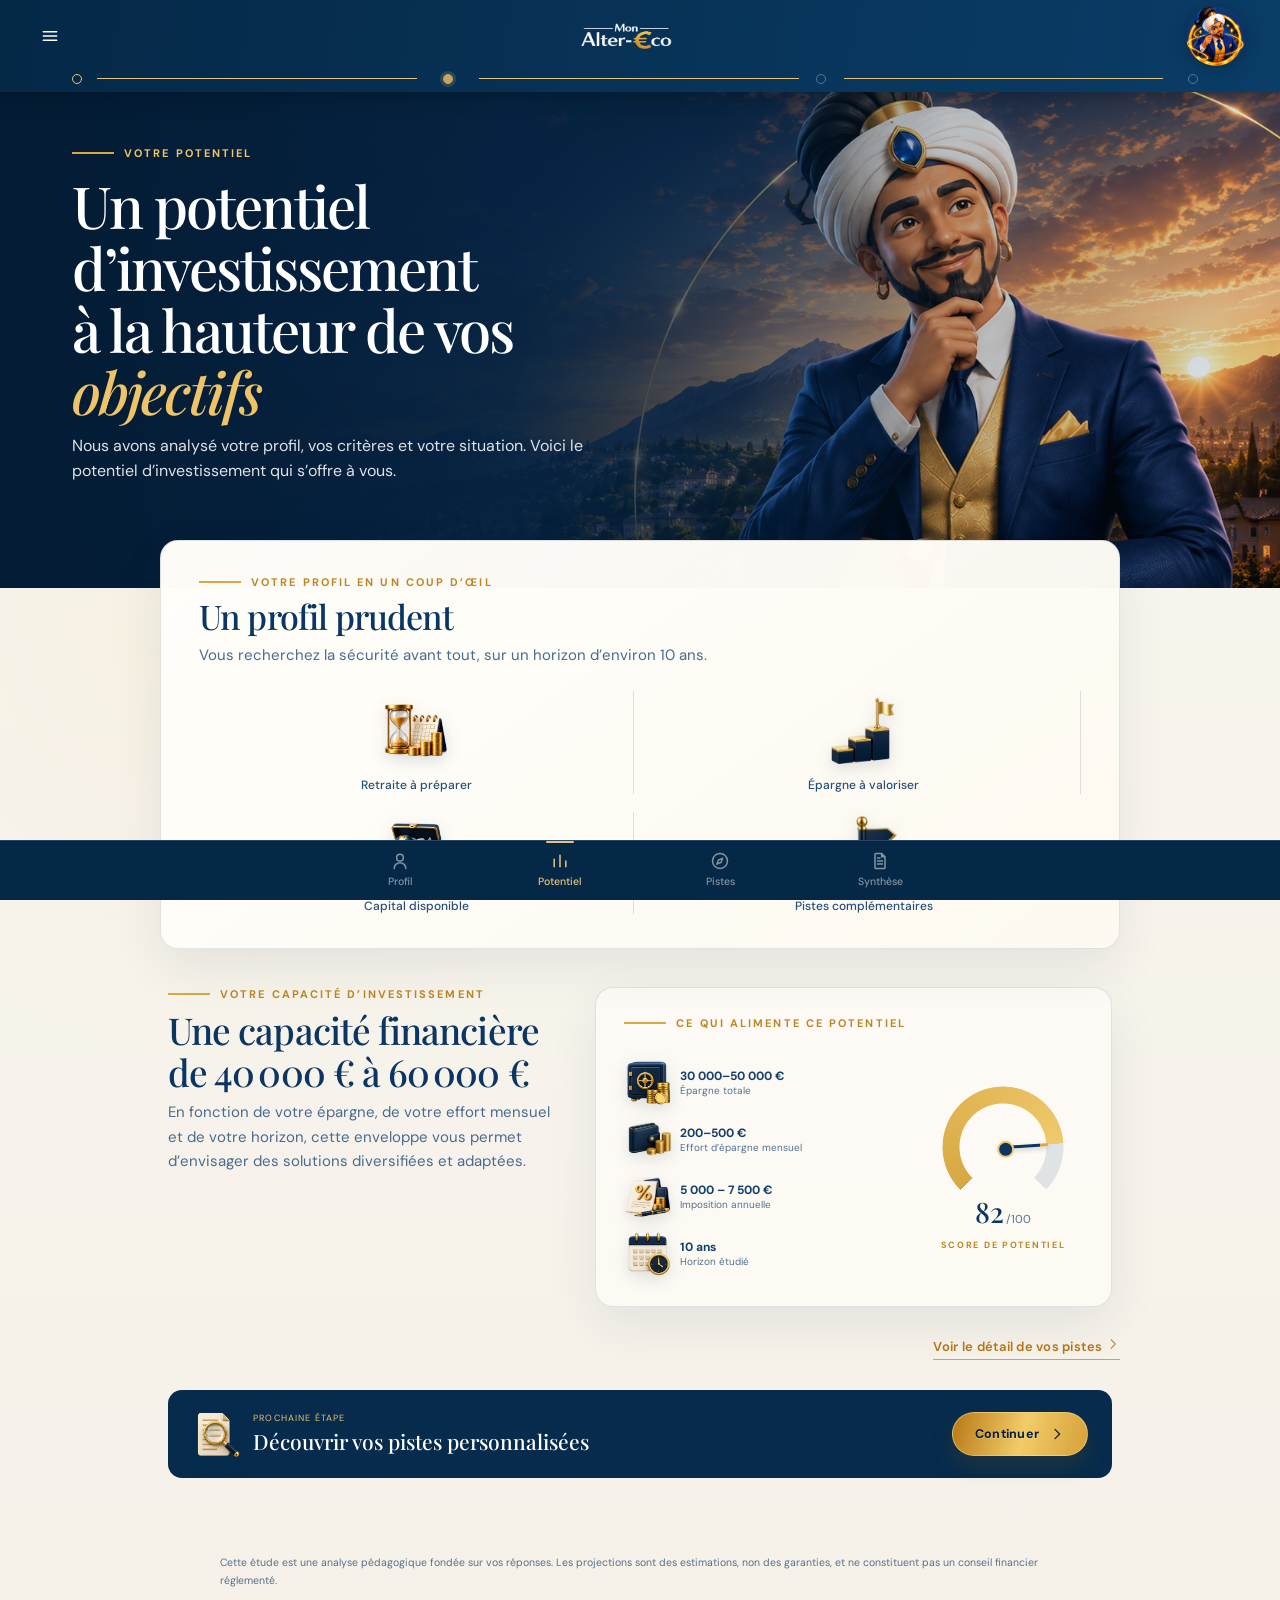
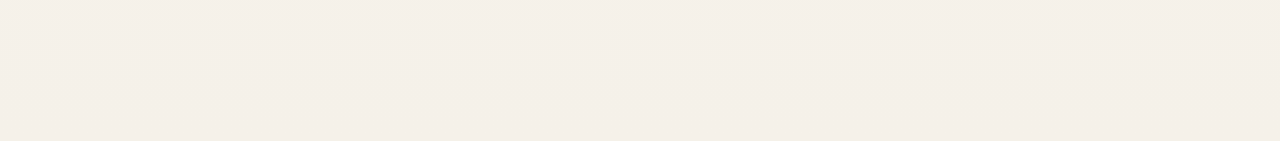
<file: study.html>
<!doctype html>
<html lang="fr">
<head>
  <meta charset="utf-8">
  <meta name="viewport" content="width=device-width,initial-scale=1">
  <meta name="description" content="Votre étude patrimoniale personnalisée Mon Alter-€co.">
  <title>Mon Alter-eco : Génie de l'investissement</title>
  <link rel="icon" href="favicon.png">
  <link rel="preconnect" href="https://fonts.googleapis.com">
  <link rel="preconnect" href="https://fonts.gstatic.com" crossorigin>
  <link href="https://fonts.googleapis.com/css2?family=DM+Sans:opsz,wght@9..40,300;9..40,400;9..40,500;9..40,600;9..40,700&family=Playfair+Display:ital,wght@0,500;0,600;1,500&display=swap" rel="stylesheet">
  <link rel="stylesheet" href="css/app-shell.css?v=091515i">
  <link rel="stylesheet" href="css/etude.css?v=111704">
  <link rel="stylesheet" href="tools/study-editor.css?v=091402b">
</head>
<body class="study-page">
  <div id="app-topbar"></div>
  <main id="study"></main>
  <div id="app-tabbar"></div>
  <div class="solution-drawer" id="solution-drawer" role="dialog" aria-modal="true" aria-hidden="true" aria-labelledby="drawer-title">
    <button class="drawer-close" type="button" aria-label="Fermer">×</button>
    <div class="drawer-visual" aria-hidden="true" id="drawer-visual">
      <img id="drawer-illustration" class="drawer-illustration" alt="">
      <div class="drawer-orbit"><i></i><b id="drawer-symbol">€</b></div>
      <span id="drawer-index">01</span>
    </div>
    <div class="drawer-content">
      <div class="eyebrow" id="drawer-type"></div>
      <h2 id="drawer-title"></h2>
      <p class="drawer-benefit" id="drawer-benefit"></p>
      <div class="drawer-reason"><span>Pourquoi cette piste apparaît</span><strong id="drawer-reasons"></strong></div>
      <div class="drawer-grid">
        <div><div class="label">À vérifier avant d’aller plus loin</div><ul id="drawer-conditions"></ul></div>
        <div class="drawer-alert"><div class="label">Point de vigilance</div><p id="drawer-vigilance"></p></div>
      </div>
      <a class="cta drawer-source" id="drawer-source" href="#" target="_blank" rel="noopener">Consulter la présentation officielle</a>
      <button type="button" class="cta-gold drawer-simulator" id="drawer-simulator" hidden>Ouvrir le simulateur</button>
      <p class="drawer-note">Piste pédagogique à approfondir. Elle ne constitue pas une recommandation personnalisée ni une garantie de performance.</p>
    </div>
  </div>
  <footer>Cette étude est une analyse pédagogique fondée sur vos réponses. Les projections sont des estimations, non des garanties, et ne constituent pas un conseil financier réglementé.</footer>
  <script src="js/study-engine.js?v=111702"></script>
  <script src="js/app-shell.js?v=092301"></script>
  <dialog id="analysis-email-dialog" class="analysis-email-dialog" aria-labelledby="email-dialog-title"><h2 id="email-dialog-title">Votre analyse par mail</h2><p>L’envoi par e-mail n’est pas encore disponible dans cette version de prévisualisation. Aucune donnée n’est envoyée.</p><form method="dialog"><button class="cta-gold">Fermer</button></form></dialog>
  <script src="js/etude.js?v=111707"></script>
  <script src="tools/study-editor.js?v=091402b"></script>
</body>
</html>
</file>
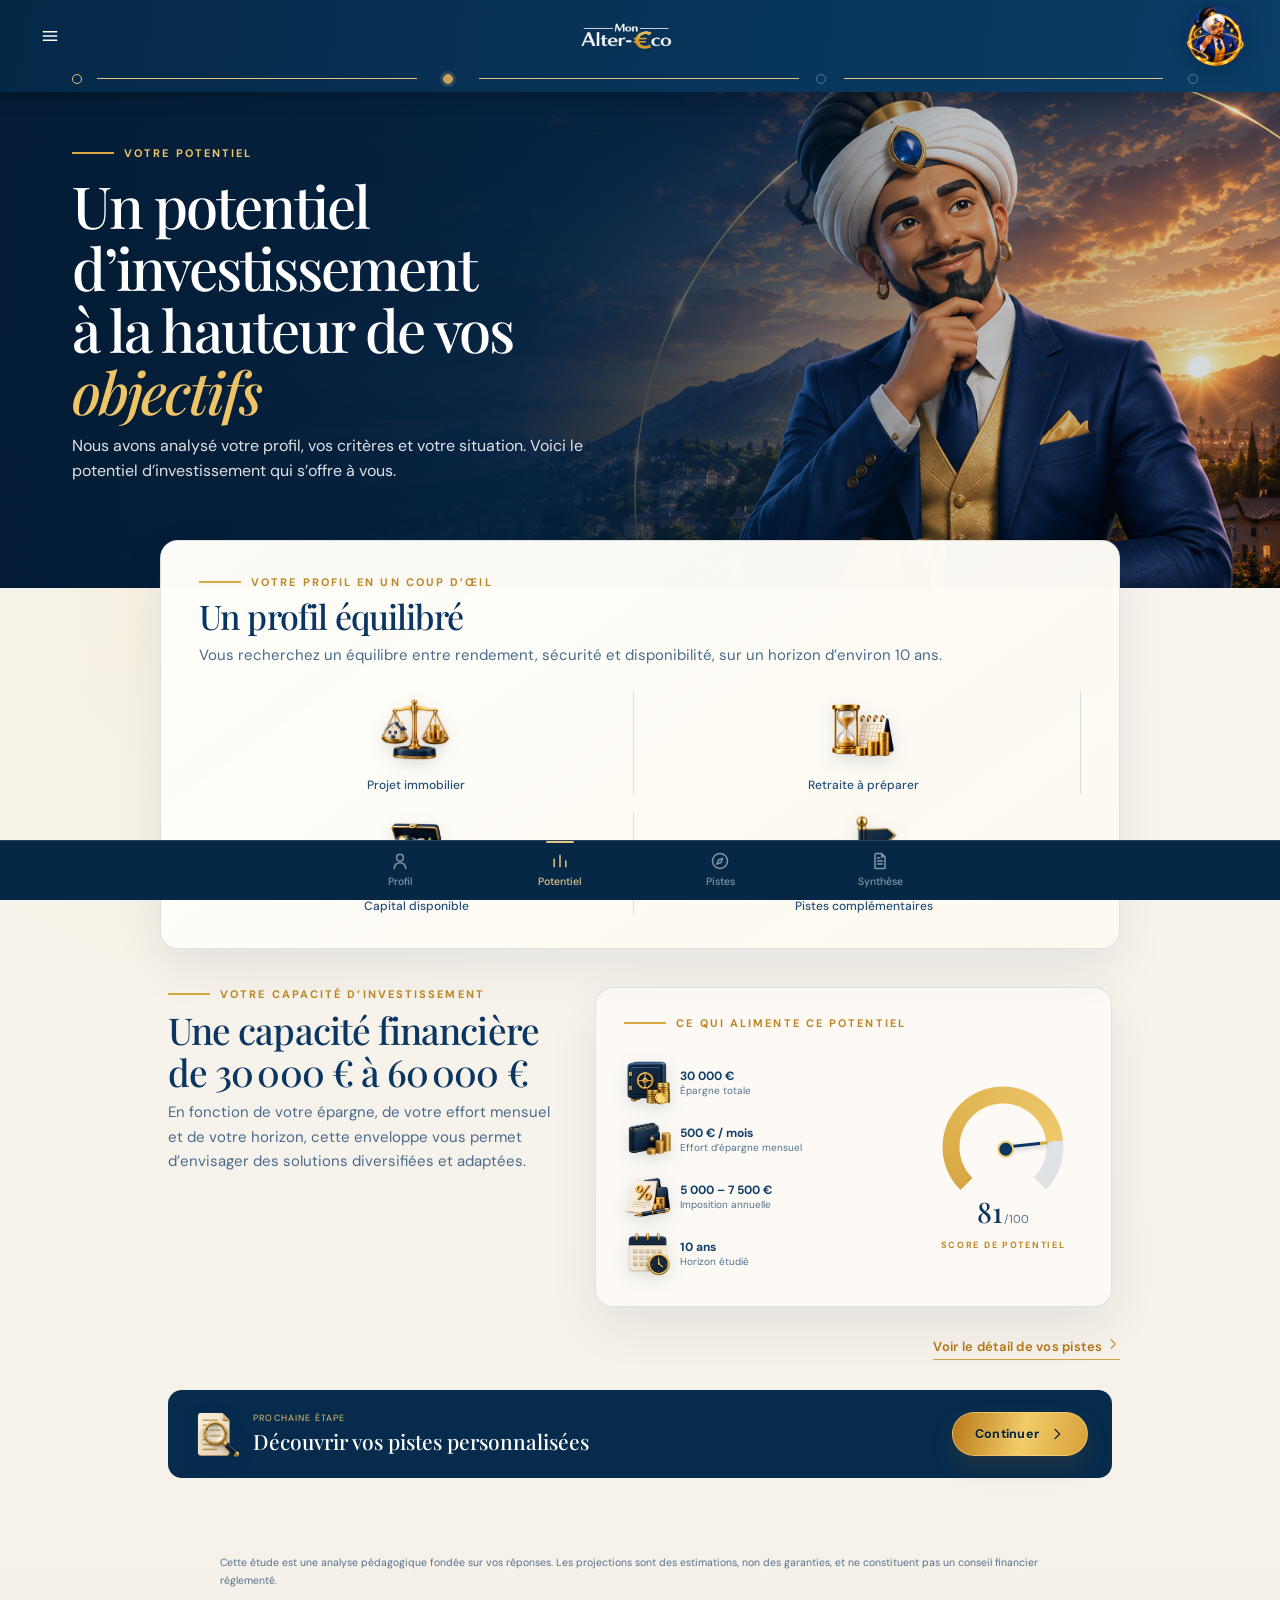
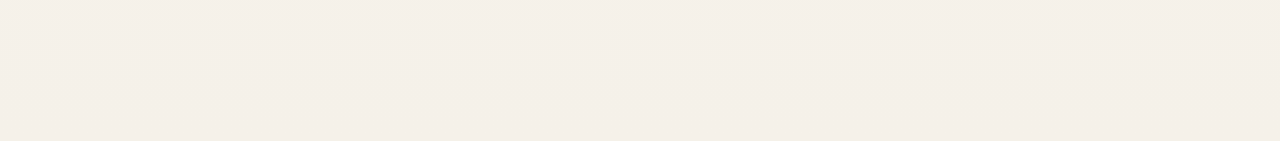
<file: tools/preview-studyz.html>
<!doctype html><html lang="fr"><meta charset="utf-8"><title>Aperçu Stüdyz</title><script>
sessionStorage.setItem('alterEcoStudyProfile',JSON.stringify({prenom:'Camille',age:45,ville:'Bordeaux',codePostal:'33000',statut:'Salarié(e)',famille:'En couple',objectifs:["Investir dans l'immobilier",'Préparer ma retraite'],impot:6500,impotLabel:'5 000 – 7 500 €',mensuel:500,mensuelLabel:'500 € / mois',epargne:30000,epargneLabel:'30 000 €'}));
location.replace('../study.html#studyz');
</script></html>
</file>
<file: css/app-shell.css>
/* Chrome partagé : barre du haut, indicateur d'étapes, barre d'onglets du bas.
   Chargé par index.html et study.html. Variables propres pour ne pas dépendre
   des deux palettes existantes (qui ne se recouvrent pas complètement). */
:root{
  --shell-navy:#052847;
  --shell-navy-2:#0a3d67;
  --shell-gold:#c9a45c;
  --shell-gold-soft:#e6c47f;
  --shell-cream:#f4efe6;
  --shell-ink:#15120e;
  --shell-line:rgba(255,255,255,.14);
  --shell-muted:rgba(255,255,255,.6);
}
body.has-app-shell{padding-top:116px;padding-bottom:61px}
@media(max-width:600px){body.has-app-shell{padding-top:119px;padding-bottom:72px}}

#app-topbar{position:fixed;top:0;left:0;right:0;z-index:200;background:linear-gradient(100deg,var(--shell-navy),var(--shell-navy-2));box-shadow:0 2px 20px rgba(0,0,0,.25)}
#app-tabbar{position:fixed;bottom:0;left:0;right:0;z-index:200;background:var(--shell-navy);border-top:1px solid var(--shell-line)}

.shell-bar{position:relative;z-index:3;display:flex;align-items:center;justify-content:space-between;gap:14px;max-height:70px;padding:12px clamp(16px,5vw,40px) 8px;opacity:1;overflow:visible}
.shell-menu-btn{background:none;border:0;color:#fff;padding:6px;margin:-6px;cursor:pointer;display:flex;border-radius:8px;transition:background .2s}
.shell-menu-btn:hover{background:rgba(255,255,255,.08)}
.shell-menu-wrap{position:relative;z-index:1001;display:flex}
.shell-menu-panel{position:absolute;z-index:1002;left:0;top:calc(100% + 12px);width:230px;padding:7px;background:#fffdf8;border:1px solid rgba(201,164,92,.3);border-radius:10px;box-shadow:0 18px 45px rgba(4,25,47,.22)}
.shell-menu-panel[hidden]{display:none}
.shell-menu-panel button{width:100%;padding:11px 12px;border:0;border-radius:7px;background:transparent;color:#113a61;text-align:left;font:500 12px 'DM Sans',Arial,sans-serif;cursor:pointer}
.shell-menu-panel button:hover{background:#f7efdf;color:#93651c}
.shell-logo{display:flex;align-items:center;height:39px;color:#fff;text-decoration:none}
.shell-logo img{display:block;width:auto;height:100%;object-fit:contain}
.shell-logo span{font-weight:700}
.shell-logo b{color:var(--shell-gold-soft);font-weight:700}
.shell-avatar{width:44px;height:44px;padding:0;border:0;border-radius:50%;display:flex;align-items:center;justify-content:center;background:transparent;color:#fff;flex-shrink:0;cursor:default;overflow:visible;filter:drop-shadow(0 4px 9px rgba(0,0,0,.24))}
.shell-avatar img{display:block;width:100%;height:100%;object-fit:contain;border-radius:50%;transform:scale(1.25)}
.shell-avatar[data-walter-toggle]{transition:transform .22s ease,filter .22s ease,opacity .22s ease}
.shell-avatar[data-walter-toggle]:hover{transform:translateY(-1px) scale(1.04)}
.shell-avatar[data-walter-toggle][aria-pressed="false"]{opacity:.56;filter:grayscale(.45) drop-shadow(0 3px 7px rgba(0,0,0,.2))}
.shell-avatar.shell-avatar--result{width:48px;height:48px;border-radius:50%;overflow:visible;opacity:1!important;filter:drop-shadow(0 3px 8px rgba(0,0,0,.24))!important}
.shell-avatar.shell-avatar--result img{width:100%;height:100%;object-fit:cover;object-position:center 42%}
.walter-toggle-hint{position:absolute;z-index:40;top:48px;right:13px;width:max-content;max-width:205px;padding:7px 10px;border:1px solid rgba(235,193,101,.76);border-radius:9px;background:#fffaf0;color:#082e55;box-shadow:0 9px 24px rgba(0,20,42,.24);font:600 9px/1.3 'DM Sans',Arial,sans-serif;opacity:0;transform:translateY(-5px);pointer-events:none;transition:opacity .2s ease,transform .2s ease}
.walter-toggle-hint::before{content:"";position:absolute;right:14px;top:-5px;width:8px;height:8px;transform:rotate(45deg);border-left:1px solid rgba(235,193,101,.76);border-top:1px solid rgba(235,193,101,.76);background:#fffaf0}
.walter-toggle-hint.show{opacity:1;transform:none}

.shell-steps{position:relative;z-index:1;display:flex;align-items:center;padding:10px clamp(16px,6vw,60px) 11px;gap:0;cursor:pointer}
.shell-step{display:flex;flex-direction:column;align-items:center;gap:6px;flex-shrink:0}
.shell-step-dot{position:relative;width:26px;height:26px;border-radius:50%;display:flex;align-items:center;justify-content:center;font:600 12px 'DM Sans',Arial,sans-serif;border:1.5px solid rgba(255,255,255,.3);background:transparent;color:rgba(255,255,255,.55);cursor:pointer;transition:.2s;padding:0}
.shell-step--active .shell-step-dot{background:var(--shell-gold);border-color:var(--shell-gold);color:var(--shell-navy)}
.shell-step--done .shell-step-dot{border-color:var(--shell-gold-soft);color:var(--shell-gold-soft)}
.shell-step-dot[aria-disabled="true"]{cursor:not-allowed}
.shell-step-dot:not(:disabled):hover{border-color:#fff;color:#fff}
.shell-step-label{font-size:9.5px;letter-spacing:.06em;color:rgba(255,255,255,.45);white-space:nowrap}
.shell-step--active .shell-step-label{color:#fff;font-weight:600}
.shell-step--done .shell-step-label{color:rgba(255,255,255,.75)}
.shell-step-line{flex:1;height:1px;background:rgba(255,255,255,.18);margin:0 6px;margin-bottom:19px;min-width:14px}
.shell-step-line--on{background:var(--shell-gold-soft)}
.shell-locked-tip{position:absolute;z-index:30;left:50%;top:calc(100% + 7px);width:max-content;max-width:min(88vw,330px);transform:translateX(-50%);padding:8px 12px;border:1px solid rgba(207,162,75,.5);border-radius:9px;background:rgba(5,40,71,.97);box-shadow:0 10px 26px rgba(2,22,43,.25);color:#fff7e5;text-align:center;font:500 10px/1.35 'DM Sans',Arial,sans-serif;letter-spacing:.01em}
.shell-locked-tip[hidden]{display:none}
@keyframes shellInsightRipple{
  0%{box-shadow:0 0 0 0 rgba(229,190,104,.42)}
  65%,100%{box-shadow:0 0 0 9px rgba(229,190,104,0)}
}
body.preview-activated .shell-step[data-step="potentiel"] .shell-step-dot,
body.preview-activated .shell-step[data-step="pistes"] .shell-step-dot{
  border-color:rgba(232,196,116,.78);color:#efd18c;
  animation:shellInsightRipple 2.35s ease-out infinite;
}
body.preview-activated .shell-step[data-step="pistes"] .shell-step-dot{animation-delay:.7s}
body.preview-activated .shell-step[data-step="potentiel"] .shell-step-label,
body.preview-activated .shell-step[data-step="pistes"] .shell-step-label{color:rgba(255,255,255,.8)}

.shell-tabbar{display:flex;align-items:stretch;justify-content:space-around;max-width:640px;margin:0 auto}
.shell-tab{flex:1;display:flex;flex-direction:column;align-items:center;gap:4px;padding:10px 6px 12px;background:none;border:0;color:rgba(255,255,255,.5);cursor:pointer;font:500 10.5px 'DM Sans',Arial,sans-serif;position:relative;transition:color .2s}
.shell-tab .shell-icon{transition:transform .2s}
.shell-tab--active{color:var(--shell-gold-soft)}
.shell-tab--active::before{content:"";position:absolute;top:0;left:50%;transform:translateX(-50%);width:28px;height:2px;background:var(--shell-gold-soft);border-radius:2px}
.shell-tab:disabled{color:rgba(255,255,255,.22);cursor:not-allowed}
.shell-tab:not(:disabled):hover{color:#fff}
.shell-tab:not(:disabled):active .shell-icon{transform:scale(.9)}

/* Composants partagés : badges à icône, étoile, puces de notation */
.shell-icon-badge{width:44px;height:44px;border-radius:50%;display:flex;align-items:center;justify-content:center;background:rgba(180,134,63,.12);color:var(--shell-navy-2);flex-shrink:0}
.shell-icon-badge.on-dark{background:rgba(255,255,255,.12);color:#fff}
.shell-badge-star{display:inline-flex;align-items:center;gap:6px;padding:6px 12px;border-radius:20px;background:rgba(201,164,92,.16);color:#8a611f;font:600 10.5px 'DM Sans',Arial,sans-serif;letter-spacing:.04em}
.shell-dots{display:inline-flex;gap:4px}
.shell-dots i{width:7px;height:7px;border-radius:50%;background:rgba(21,18,14,.12)}
.shell-dots i.on{background:var(--shell-gold)}

@media(prefers-reduced-motion:reduce){.shell-tab,.shell-tab .shell-icon,.shell-menu-btn,.shell-step-dot{transition:none}}

@media(max-width:600px){
  .shell-bar{max-height:70px;padding:10px 20px 7px;min-height:54px;opacity:1;overflow:visible}
  .shell-avatar{width:43px;height:43px}.shell-menu-btn svg{width:30px;height:30px}
  .shell-menu-btn{padding:4px;margin:-4px}
  .shell-logo{height:38px;font-size:22px}
  .shell-steps{padding:9px 22px 10px}
  .shell-step-dot{width:27px;height:27px;font-size:11px;border-width:1.4px}
  .shell-step-label{display:block;font-size:10px;letter-spacing:0}
  .shell-step-line{margin:0 7px 20px;min-width:12px}
  .shell-tab{padding:11px 4px 13px;font-size:11px;gap:4px}
  .shell-tab .shell-icon{width:22px;height:22px}
}
</file>
<file: css/etude.css>
:root{--cream:#f7f3eb;--paper:#fffdf8;--ink:#092d58;--muted:#55708e;--gold:#d7a842;--gold-soft:#f3d27a;--blue:#123d70;--night:#052847;--line:rgba(14,57,96,.14);--sans:'DM Sans',Arial,sans-serif;--serif:'Playfair Display',Georgia,serif}
/* Styles communs de l’étude. */
*{box-sizing:border-box}
html{scroll-behavior:smooth}
body{margin:0;background:var(--cream);color:var(--ink);font-family:var(--sans);-webkit-font-smoothing:antialiased;overflow-x:hidden}
main{display:block;max-width:920px;margin:0 auto;padding:0 clamp(16px,5vw,40px) 60px}
h1,h2,h3{font-family:var(--serif);font-weight:500;margin:0;letter-spacing:-.025em;color:var(--ink)}
p{margin:0}
button{font-family:inherit}

.tv-eyebrow{display:flex;align-items:center;gap:10px;color:var(--gold);font-size:10px;letter-spacing:.16em;text-transform:uppercase;font-weight:700;margin-bottom:14px}
.tv-eyebrow::before{content:"";width:26px;height:1.5px;background:currentColor}
.tv-eyebrow.small{margin-bottom:8px}

.tv-head h1{font-size:clamp(28px,5.5vw,40px);line-height:1.12;margin-bottom:14px}
.tv-head h1 em{font-style:normal;color:var(--gold)}
.tv-head p{color:var(--muted);font-size:14.5px;line-height:1.6;max-width:560px}
.tv-head{margin-bottom:26px}

.tv-banner{position:relative;left:50%;right:50%;margin-left:-50vw;margin-right:-50vw;width:100vw;overflow:hidden;background:var(--night);color:#fff;margin-bottom:-30px}
.tv-banner img{position:absolute;inset:0;width:100%;height:100%;object-fit:cover;object-position:76% 28%}
.tv-banner-shade{position:absolute;inset:0;background:linear-gradient(100deg,rgba(7,21,47,.95) 0%,rgba(9,26,58,.8) 42%,rgba(13,34,72,.4) 72%,rgba(16,44,92,.18) 100%)}
.tv-banner-copy{position:relative;z-index:1;max-width:600px;padding:40px clamp(16px,5vw,40px) 76px}
.tv-banner .tv-eyebrow.on-dark{color:var(--gold-soft)}
.tv-banner-copy h1{font-size:clamp(26px,4.2vw,38px);line-height:1.14;color:#fff;margin:10px 0 12px;letter-spacing:-.015em;font-weight:700}
.tv-banner-copy h1 em{font-style:normal;color:var(--gold-soft)}
.tv-banner-copy p{color:#d7dbe6;font-size:14px;line-height:1.6;max-width:480px}
.tv-overlap{position:relative;z-index:2}

.card{background:var(--paper);border:1px solid var(--line);border-radius:14px;padding:24px;box-shadow:0 10px 30px rgba(61,45,19,.06)}
.card h2{font-size:22px;margin:6px 0 8px}
.card p{color:var(--muted);font-size:13.5px;line-height:1.6}

.profile-glance{display:grid;grid-template-columns:1fr auto;gap:28px;align-items:center;margin-bottom:26px}
.glance-copy h2{font-size:24px;margin:6px 0 8px}
.badge-row{display:grid;grid-template-columns:repeat(2,1fr);gap:12px;margin-top:20px}
.mini-badge{display:flex;align-items:center;gap:10px;font-size:12px;font-weight:500;color:var(--ink)}
.glance-gauge{display:flex;flex-direction:column;align-items:center;text-align:center;gap:6px;position:relative}
.glance-gauge svg{display:block}
.glance-gauge-value{position:absolute;top:38px;left:0;right:0;display:flex;align-items:baseline;justify-content:center;gap:2px}
.glance-gauge-value strong{font-size:34px;font-weight:700;line-height:1}
.glance-gauge-value small{font-size:12px;color:var(--muted)}

.tv-row{display:grid;grid-template-columns:1.3fr .8fr;gap:24px;align-items:start;margin-bottom:30px}
.tv-row.two-cards{grid-template-columns:1fr 1fr;align-items:stretch}
.tv-col-main{grid-column:1/-1}
.tv-row h2{font-size:24px;margin:6px 0 8px}
.tv-link{display:inline-flex;align-items:center;gap:6px;background:none;border:0;color:var(--blue);font:600 12.5px var(--sans);letter-spacing:.02em;margin-top:14px;cursor:pointer;padding:0}

.capacity-card{text-align:left;display:flex;flex-direction:column;justify-content:center;gap:4px}
.capacity-card strong{font-size:26px;font-weight:700;color:var(--blue)}
.capacity-card small{color:var(--muted);font-size:11.5px}

.pcard-grid{display:grid;grid-template-columns:repeat(2,1fr);gap:14px;margin-top:18px}
.pcard{background:var(--paper);border:1px solid var(--line);border-radius:14px;padding:20px;box-shadow:0 8px 24px rgba(61,45,19,.05);display:flex;flex-direction:column;transition:transform .25s,box-shadow .25s}
.pcard:hover{transform:translateY(-3px);box-shadow:0 16px 40px rgba(61,45,19,.1)}
.pcard-media{border-radius:10px;overflow:hidden;aspect-ratio:16/10;margin-bottom:14px}
.pcard-media img{width:100%;height:100%;object-fit:cover;display:block}
.pcard-head{display:flex;align-items:center;justify-content:space-between;gap:8px;margin-top:12px}
.pcard-type{font-size:9.5px;letter-spacing:.1em;text-transform:uppercase;color:var(--muted);font-weight:600}
.pcard h3{font-size:18px;margin:8px 0 4px}
.pcard p{font-size:12.5px;line-height:1.55;color:var(--muted);flex:1}
.pcard-foot{display:flex;align-items:center;gap:8px;margin-top:14px;font-size:9.5px;text-transform:uppercase;letter-spacing:.08em;color:var(--muted);font-weight:600}
.pcard-chevron{margin-left:auto;background:var(--cream);border:0;border-radius:50%;width:30px;height:30px;display:flex;align-items:center;justify-content:center;color:var(--ink);cursor:pointer;transition:background .2s,transform .2s}
.pcard-chevron:hover{background:var(--gold-soft);transform:translateX(2px)}

.hero-piste{background:linear-gradient(135deg,#07162f,#123875);color:#fff;border-radius:18px;overflow:hidden;display:grid;grid-template-columns:1fr 1.2fr;box-shadow:0 24px 60px rgba(7,22,47,.25)}
.hero-piste-media{min-height:220px}
.hero-piste-media img{width:100%;height:100%;object-fit:cover;display:block}
.hero-piste-body{padding:28px clamp(20px,4vw,34px)}
.hero-piste-body .tv-eyebrow.small{color:#dfc994}
.hero-piste-body h2{color:#fff;font-size:26px;margin:10px 0 8px}
.hero-piste-body p{color:#c9cedb;font-size:13.5px;line-height:1.6}
.hero-piste-chips{display:flex;flex-direction:column;gap:8px;margin:18px 0 22px}
.chip{display:flex;align-items:center;gap:8px;font-size:12.5px;color:#e8e6df}
.chip svg{color:var(--gold-soft);flex-shrink:0}

.cta-gold{display:inline-flex;align-items:center;gap:10px;background:linear-gradient(100deg,var(--gold),var(--gold-soft));color:#241705;border:0;border-radius:10px;padding:13px 20px;font:700 12.5px var(--sans);letter-spacing:.02em;cursor:pointer;text-decoration:none;transition:transform .2s,box-shadow .2s}
.cta-gold:hover{transform:translateY(-2px);box-shadow:0 14px 30px rgba(180,134,63,.35)}

.risk-pill{display:inline-block;margin-top:14px;padding:7px 13px;border-radius:20px;background:rgba(180,134,63,.1);color:#8a611f;font:700 10px var(--sans);letter-spacing:.06em}

.tip-card{align-self:start}

.plan-stepper{display:flex;flex-direction:column;gap:0;margin-top:18px;border:1px solid var(--line);border-radius:14px;background:var(--paper);overflow:hidden}
.plan-step{display:flex;align-items:center;gap:14px;padding:16px 20px;border-bottom:1px solid var(--line)}
.plan-step:last-child{border-bottom:0}
.plan-step-dot{width:28px;height:28px;border-radius:50%;display:flex;align-items:center;justify-content:center;flex-shrink:0;font:600 12px var(--sans);background:var(--cream);color:var(--muted)}
.plan-step.is-done .plan-step-dot{background:var(--blue);color:#fff}
.plan-step.is-current .plan-step-dot{background:var(--gold);color:#241705}
.plan-step b{display:block;font-size:13.5px;font-weight:600}
.plan-step small{color:var(--muted);font-size:10.5px;text-transform:uppercase;letter-spacing:.06em}
.plan-step.is-done small{color:#19724c}

.contact-card{display:flex;flex-direction:column;gap:10px}
.contact-card .cta-gold{align-self:flex-start;margin-top:6px}

.recap-piste-row{display:flex;align-items:center;gap:14px;margin-bottom:10px}
.recap-piste-row h2{font-size:20px;margin:2px 0 0}
.recap-piste p{margin-bottom:14px}
.recap-piste .cta-gold{display:inline-flex}

.reveal{opacity:0;transform:translateY(20px);transition:opacity .5s ease,transform .5s cubic-bezier(.16,1,.3,1)}
.reveal.visible{opacity:1;transform:none}

footer{max-width:920px;margin:0 auto;padding:0 clamp(16px,5vw,40px) 90px;font-size:10.5px;line-height:1.7;color:var(--muted)}

/* ===== Tiroir de détail (solution-drawer) ===== */
.drawer-open{overflow:hidden}
.solution-drawer{position:fixed;inset:0;z-index:300;display:grid;grid-template-columns:minmax(280px,38%) 1fr;background:rgba(5,13,29,.5);opacity:0;visibility:hidden;transition:.4s}
.solution-drawer.open{opacity:1;visibility:visible;backdrop-filter:blur(10px)}
.drawer-close{position:absolute;right:20px;top:18px;z-index:3;width:42px;height:42px;border:1px solid rgba(255,255,255,.2);border-radius:50%;background:rgba(11,27,59,.8);color:#fff;font-size:24px;font-weight:200;cursor:pointer;transition:.25s}
.drawer-close:hover{background:rgba(11,27,59,.95);border-color:rgba(255,255,255,.4);transform:rotate(90deg)}
.drawer-visual{position:relative;display:grid;place-items:center;overflow:hidden;background:linear-gradient(145deg,#07132b,#173b86);transform:translateX(-100%);transition:.6s cubic-bezier(.16,1,.3,1)}
.open .drawer-visual{transform:none}
.drawer-illustration{position:absolute;inset:0;width:100%;height:100%;object-fit:cover;opacity:0;transition:opacity .5s ease}
.drawer-visual.has-illustration .drawer-illustration{opacity:1}
.drawer-visual.has-illustration .drawer-orbit{opacity:0}
.drawer-visual::after{content:"";position:absolute;inset:0;background:linear-gradient(190deg,rgba(7,18,41,.1) 20%,rgba(7,18,41,.85));opacity:0;transition:opacity .5s ease;pointer-events:none}
.drawer-visual.has-illustration::after{opacity:1}
.drawer-orbit{width:150px;height:150px;border-radius:50%;display:grid;place-items:center;position:relative;background:radial-gradient(circle at 32% 26%,#f7e1b8,var(--gold) 56%,#79521d);box-shadow:0 30px 70px rgba(0,0,0,.3);transition:opacity .3s}
.drawer-orbit i{content:"";position:absolute;inset:-20px;border:1px solid rgba(216,191,145,.35);border-radius:50%}
.drawer-orbit b{font-family:var(--sans);font-size:60px;color:#fff;font-weight:700}
.drawer-visual>span{position:absolute;left:32px;bottom:26px;font-family:var(--sans);font-weight:700;font-size:80px;color:rgba(255,255,255,.08)}
.drawer-content{background:var(--paper);padding:70px clamp(24px,5vw,60px) 40px;overflow-y:auto;transform:translateX(100%);transition:.6s cubic-bezier(.16,1,.3,1)}
.open .drawer-content{transform:none}
.drawer-content .eyebrow{color:var(--gold);font-size:10px;letter-spacing:.16em;text-transform:uppercase;font-weight:700;margin-bottom:10px}
.drawer-content h2{font-size:clamp(24px,3vw,32px);margin-bottom:14px}
.drawer-benefit{font-size:16px;line-height:1.5;color:var(--muted);max-width:520px}
.drawer-reason{margin:26px 0;padding:18px 0;border-top:1px solid var(--line);border-bottom:1px solid var(--line)}
.drawer-reason span{display:block;font-size:9px;text-transform:uppercase;letter-spacing:.15em;color:var(--gold);margin-bottom:8px}
.drawer-reason strong{font-size:13.5px;color:var(--blue);font-weight:600}
.drawer-grid{display:grid;grid-template-columns:1fr 1fr;gap:26px;margin-top:24px}
.drawer-grid ul{list-style:none;padding:0;margin:14px 0}
.drawer-grid li{padding:10px 0 10px 22px;border-bottom:1px solid var(--line);font-size:12.5px;position:relative}
.drawer-grid li::before{content:"✓";position:absolute;left:0;color:var(--gold)}
.drawer-alert{padding:20px;background:var(--cream);border-left:2px solid var(--gold);border-radius:0 8px 8px 0}
.drawer-alert p{font-size:12.5px;line-height:1.65;color:var(--muted)}
.drawer-note{font-size:10px;line-height:1.6;color:var(--muted);margin-top:26px}
.cta.drawer-source[hidden]{display:none}
.cta.drawer-source{display:inline-flex;margin-top:10px;color:var(--blue);font-size:11px;font-weight:600;text-decoration:none}

a:focus-visible,button:focus-visible{outline:2px solid var(--gold);outline-offset:3px;border-radius:2px}

@media(max-width:760px){
  main{padding:0 16px 16px}
  .tv-head{margin-bottom:14px}
  .tv-head h1{font-size:21px;line-height:1.15;margin-bottom:6px}
  .tv-head p{font-size:12px;line-height:1.45}
  .tv-eyebrow{margin-bottom:8px;font-size:9px}
  .tv-banner{margin-bottom:-22px}
  .tv-banner-copy{padding:20px 16px 50px;max-width:82%}
  .tv-banner-copy h1{font-size:22px;margin:8px 0 8px}
  .tv-banner-copy p{font-size:12px;max-width:none}
  .tv-banner img{object-position:82% 22%}
  .card{padding:14px;border-radius:12px}
  .card h2{font-size:17px;margin:4px 0 5px}
  .card p{font-size:12px}
  .profile-glance{grid-template-columns:1fr;text-align:left;gap:14px;margin-bottom:14px;padding:14px}
  .glance-copy h2{font-size:18px;margin:4px 0 6px}
  .glance-copy p{font-size:12px}
  .glance-gauge{margin:0 auto}
  .glance-gauge svg{width:82px;height:82px}
  .glance-gauge-value{top:24px}
  .glance-gauge-value strong{font-size:22px}
  .glance-gauge-value small{font-size:9px}
  .badge-row{grid-template-columns:1fr 1fr;gap:8px;margin-top:12px}
  .mini-badge{font-size:10.5px;gap:6px}
  .mini-badge .shell-icon-badge{width:30px;height:30px}
  .mini-badge .shell-icon{width:15px;height:15px}
  .tv-row{grid-template-columns:1fr;gap:10px;margin-bottom:16px}
  .tv-row.two-cards{grid-template-columns:1fr}
  .tv-row h2{font-size:17px;margin:4px 0 5px}
  .tv-link{margin-top:8px;font-size:11.5px}
  .capacity-card{padding:14px}
  .capacity-card strong{font-size:19px}
  .pcard-grid{grid-template-columns:none;grid-auto-flow:column;grid-auto-columns:76%;overflow-x:auto;gap:10px;margin-top:10px;padding-bottom:2px;scroll-snap-type:x mandatory;-webkit-overflow-scrolling:touch}
  .pcard{scroll-snap-align:start;padding:14px}
  .pcard h3{font-size:15px;margin:6px 0 3px}
  .pcard p{font-size:11.5px;-webkit-line-clamp:2;display:-webkit-box;-webkit-box-orient:vertical;overflow:hidden}
  .pcard-foot{margin-top:10px}
  .tip-card{display:none}
  .hero-piste{grid-template-columns:1fr;border-radius:14px}
  .hero-piste-media{min-height:110px}
  .hero-piste-body{padding:16px 18px}
  .hero-piste-body h2{font-size:19px;margin:6px 0 5px}
  .hero-piste-body p{font-size:11.5px;line-height:1.45}
  .hero-piste-chips{flex-direction:row;flex-wrap:wrap;gap:5px 12px;margin:10px 0 14px}
  .chip{font-size:10.5px}
  .cta-gold{padding:10px 16px;font-size:11.5px}
  .plan-stepper{margin-top:10px}
  .plan-step{padding:9px 14px;gap:10px}
  .plan-step-dot{width:22px;height:22px;font-size:10px}
  .plan-step b{font-size:12px}
  .plan-step small{font-size:9px}
  footer{padding:10px 16px 18px;font-size:10px;line-height:1.45}
  .recap-piste-row{gap:10px;margin-bottom:6px}
  .recap-piste-row h2{font-size:16px}
  .recap-piste-row .shell-icon-badge{width:34px;height:34px}
  .recap-piste p{font-size:12px;margin-bottom:10px}
  .contact-card{padding:14px}
  .contact-card p{font-size:12px}
  .solution-drawer{grid-template-columns:1fr;grid-template-rows:180px 1fr}
  .drawer-visual{transform:translateY(-100%)}
  .drawer-content{transform:translateY(100%);padding:44px 20px 32px}
  .drawer-grid{grid-template-columns:1fr;gap:16px}
  .drawer-orbit{width:96px;height:96px}
  .drawer-orbit b{font-size:40px}
  .drawer-visual>span{font-size:52px;left:18px;bottom:10px}
}

/* ===== Synthèse du parcours + prochaines étapes dépliables ===== */
.study-page .synthesis-journey{
  display:grid;
  grid-template-columns:1.08fr .92fr;
  padding:0;
  margin-bottom:28px;
  border:1px solid rgba(13,59,99,.12);
  border-radius:17px;
  background:rgba(255,252,245,.97);
  box-shadow:0 20px 48px rgba(7,42,75,.11);
  overflow:hidden;
}
.study-page .synthesis-journey .synthesis-profile-main,
.study-page .synthesis-journey .synthesis-capacity{position:relative;padding:26px 28px}
.study-page .synthesis-journey .synthesis-profile-main{border-right:1px solid var(--line)}
.study-page .synthesis-section-index{
  position:absolute;
  top:17px;
  right:20px;
  color:rgba(184,126,29,.26);
  font:600 26px/1 var(--serif);
}
.study-page .synthesis-profile-facts{
  display:grid;
  grid-template-columns:repeat(2,minmax(0,1fr));
  gap:8px 10px;
  margin-top:18px;
  padding-top:15px;
  border-top:1px solid var(--line);
}
.study-page .synthesis-profile-facts>div{display:flex;align-items:center;gap:7px;min-width:0}
.study-page .synthesis-profile-facts .premium-icon-badge{width:30px;height:30px;flex-basis:30px}
.study-page .synthesis-profile-facts span{display:flex;min-width:0;flex-direction:column;gap:1px}
.study-page .synthesis-profile-facts small,
.study-page .synthesis-potential-facts small,
.study-page .synthesis-objectives>small{font:500 8px/1.2 var(--sans);color:#6d8499;text-transform:uppercase;letter-spacing:.06em}
.study-page .synthesis-profile-facts b{overflow:hidden;color:#164873;font-size:10px;line-height:1.25;text-overflow:ellipsis}
.study-page .synthesis-objectives{margin-top:14px}
.study-page .synthesis-objectives>div{display:flex;flex-wrap:wrap;gap:5px;margin-top:6px}
.study-page .synthesis-objectives span{padding:5px 8px;border:1px solid rgba(207,155,55,.28);border-radius:999px;background:#fff8e9;color:#214f79;font-size:8px;line-height:1.25}
.study-page .synthesis-potential-copy{margin-top:10px;font-size:10.5px;line-height:1.48}
.study-page .synthesis-potential-facts{display:grid;grid-template-columns:repeat(3,1fr);gap:7px;margin-top:16px}
.study-page .synthesis-potential-facts>span{display:flex;min-width:0;flex-direction:column;gap:3px;padding:9px 7px;border:1px solid rgba(12,62,104,.09);border-radius:9px;background:#fffaf0}
.study-page .synthesis-potential-facts b{color:#123f6b;font-size:11px;line-height:1.2;white-space:nowrap}
.study-page .synthesis-journey .synthesis-badges{margin-top:13px;padding-top:11px;border-top:1px solid var(--line)}
.study-page .plan-stepper-intro{margin-top:5px;color:#6c8298;font-size:10px}
.study-page .plan-stepper .plan-step{display:block;padding:0;overflow:hidden}
.study-page .plan-step summary{display:flex;align-items:flex-start;gap:10px;padding:14px 13px;list-style:none;cursor:pointer}
.study-page .plan-step summary::-webkit-details-marker{display:none}
.study-page .plan-step summary>span:nth-child(2){min-width:0;flex:1}
.study-page .plan-step-toggle{display:grid;place-items:center;width:22px;height:22px;margin-top:2px;color:#a87520;transition:transform .22s ease}
.study-page .plan-step[open] .plan-step-toggle{transform:rotate(90deg)}
.study-page .plan-step-detail{padding:0 13px 14px 51px;animation:plan-detail-in .2s ease both}
.study-page .plan-step-detail p{margin:0;color:#5d7892;font-size:9.5px;line-height:1.45}
@keyframes plan-detail-in{from{opacity:0;transform:translateY(-4px)}to{opacity:1;transform:none}}

@media(max-width:760px){
  .study-page .synthesis-journey{grid-template-columns:1fr;margin-bottom:21px;border-radius:12px}
  .study-page .synthesis-journey .synthesis-profile-main,
  .study-page .synthesis-journey .synthesis-capacity{padding:18px 17px}
  .study-page .synthesis-journey .synthesis-profile-main{border-right:0;border-bottom:1px solid var(--line)}
  .study-page .synthesis-section-index{top:13px;right:15px;font-size:22px}
  .study-page .synthesis-profile-facts{grid-template-columns:repeat(3,minmax(0,1fr));gap:8px 5px;margin-top:13px;padding-top:12px}
  .study-page .synthesis-profile-facts>div{align-items:flex-start}
  .study-page .synthesis-profile-facts .premium-icon-badge{width:25px;height:25px;flex-basis:25px}
  .study-page .synthesis-profile-facts small,.study-page .synthesis-potential-facts small{font-size:6.8px}
  .study-page .synthesis-profile-facts b{font-size:8px}
  .study-page .synthesis-potential-facts{margin-top:12px}
  .study-page .synthesis-potential-facts b{font-size:9px}
  .study-page .plan-stepper{grid-template-columns:1fr 1fr;gap:7px;background:transparent}
  .study-page .plan-step{min-height:0!important;border:1px solid var(--line)!important;border-radius:10px;background:#fffdf8}
  .study-page .plan-step summary{padding:10px 9px;gap:7px}
  .study-page .plan-step-detail{padding:0 9px 11px 39px}
}
@media(max-width:430px){
  .study-page .synthesis-profile-facts{grid-template-columns:repeat(2,minmax(0,1fr))}
  .study-page .synthesis-potential-facts{gap:4px}
  .study-page .synthesis-potential-facts>span{padding:8px 5px}
  .study-page .plan-stepper{grid-template-columns:1fr}
  .study-page .plan-step summary{align-items:center}
  .study-page .plan-step-dot{margin-bottom:0}
  .study-page .plan-step-detail{padding-left:47px}
}
@media(prefers-reduced-motion:reduce){.reveal{opacity:1;transform:none;transition:none}.pcard,.drawer-close{transition:none}}

/* Direction éditoriale 2026 — basée sur les maquettes de l’étude */
body{background:
  radial-gradient(circle at 18% 34%,rgba(236,208,145,.12),transparent 30%),
  linear-gradient(180deg,#f9f6ef 0%,#f5f1e9 100%)}
main{max-width:1040px;padding-bottom:76px}
.tabview{animation:pageIn .5s cubic-bezier(.2,.7,.2,1)}
@keyframes pageIn{from{opacity:0;transform:translateY(8px)}to{opacity:1;transform:none}}

.tv-banner{min-height:340px;margin-bottom:-48px;border-bottom:1px solid rgba(245,208,119,.22)}
.tv-banner::after{content:"";position:absolute;inset:auto 10% 8% auto;width:330px;height:330px;border:1px solid rgba(238,190,88,.42);border-radius:50%;box-shadow:0 0 40px rgba(238,190,88,.1)}
.tv-banner img{object-position:center 36%}
.tv-banner-shade{background:linear-gradient(90deg,rgba(4,28,53,.98) 0%,rgba(5,35,65,.93) 40%,rgba(5,34,62,.28) 74%,rgba(5,34,62,.12) 100%)}
.tv-banner-copy{padding:54px clamp(22px,6vw,72px) 104px;max-width:720px}
.tv-banner-copy h1{font-family:var(--serif);font-size:clamp(38px,5.2vw,58px);font-weight:500;line-height:1.07;letter-spacing:-.035em}
.tv-banner-copy h1 em{font-family:var(--serif);font-weight:500;font-style:italic;color:#efc467}
.tv-banner-copy p{font-size:16px;line-height:1.55;max-width:540px;color:rgba(255,255,255,.87)}
.tv-eyebrow{font-size:11px;letter-spacing:.19em;color:#bd8725}
.tv-eyebrow::before{width:42px;background:#d9a841}
.tv-banner .tv-eyebrow.on-dark{color:#edc668}

.card{border-radius:18px;border-color:rgba(22,64,101,.13);box-shadow:0 18px 50px rgba(9,36,64,.08);background:linear-gradient(145deg,rgba(255,254,250,.99),rgba(253,249,240,.98));padding:30px}
.card h2,.tv-row h2,.tv-col-main>h2{font-family:var(--serif);font-size:clamp(27px,3vw,37px);line-height:1.13;color:#0b3562}
.card p,.tv-row p,.tv-col-main>p{font-size:15px;line-height:1.62;color:#486b8e}
.profile-glance{grid-template-columns:minmax(0,1fr) 190px;padding:34px 38px;margin-bottom:38px;gap:40px}
.glance-copy h2{font-size:34px}
.glance-gauge svg{width:154px;height:154px;filter:drop-shadow(0 12px 18px rgba(186,128,27,.12))}
.glance-gauge-value{top:47px;color:#092f59}
.glance-gauge-value strong{font-family:var(--serif);font-size:42px;font-weight:600}
.prospect-strip{display:grid;grid-template-columns:repeat(2,minmax(0,1fr));gap:10px;margin-top:22px;padding:15px 0;border-top:1px solid var(--line);border-bottom:1px solid var(--line)}
.prospect-strip>div{display:flex;align-items:center;gap:9px;min-width:0;color:#244f79;font-size:12px}
.prospect-strip span{white-space:nowrap;overflow:hidden;text-overflow:ellipsis}
.prospect-strip .shell-icon-badge{width:30px;height:30px;background:#fbf0d5;color:#b47b18}
.prospect-strip .shell-icon{width:15px;height:15px}
.badge-row{grid-template-columns:repeat(4,1fr);gap:0;margin-top:24px}
.mini-badge{flex-direction:column;text-align:center;padding:0 12px;border-right:1px solid var(--line);font-size:12px;color:#234f79}
.mini-badge:last-child{border-right:0}
.mini-badge .shell-icon-badge{background:#fcf1d8;color:#0d426f}

.tv-row{gap:30px;margin-bottom:44px;padding:0 8px}
.capacity-card{padding:28px;background:rgba(255,253,248,.72)}
.capacity-card strong{font-family:var(--serif);font-size:30px;font-weight:500;color:#0b3562}
.tv-link{color:#b37415;font-size:13px;border-bottom:1px solid #d6a447;padding-bottom:4px}
.tip-card{margin-top:18px;background:rgba(255,255,255,.55)}

.pcard-grid{gap:18px;margin-top:24px}
.pcard{border-radius:15px;padding:22px;background:rgba(255,253,248,.94);border:1px solid rgba(20,61,98,.14);box-shadow:0 8px 24px rgba(9,36,64,.04)}
.pcard:first-child{border-color:#dfa62d;box-shadow:inset 0 0 0 1px rgba(223,166,45,.22),0 12px 30px rgba(9,36,64,.06)}
.pcard h3{font-family:var(--serif);font-size:22px;font-weight:500;color:#0c3764}
.pcard p{color:#6080a0}
.pcard-chevron{color:#b57718;background:#fbf0d6}
.pcard-type{color:#8f6625}

.hero-piste{grid-template-columns:1.08fr 1fr;min-height:360px;border-radius:18px;background:linear-gradient(115deg,#052440 0%,#07335b 60%,#0b477b 100%);box-shadow:0 25px 60px rgba(2,28,52,.24)}
.hero-piste-body{padding:34px 38px;order:1;position:relative;z-index:2}
.hero-piste-media{order:2;min-height:360px;position:relative;overflow:hidden}
.hero-piste-media::after{content:"";position:absolute;inset:0;background:linear-gradient(90deg,#073057 0%,rgba(7,48,87,.28) 35%,transparent 72%)}
.hero-piste-media img{object-position:center;transform:scale(1.05)}
.hero-piste-media>span{position:absolute;z-index:2;right:18px;bottom:18px;display:flex;align-items:center;gap:7px;border:1px solid rgba(255,255,255,.35);border-radius:999px;padding:9px 14px;color:#fff;background:rgba(3,23,43,.62);backdrop-filter:blur(8px);font-size:11px}
.hero-piste-body .shell-badge-star{background:linear-gradient(90deg,#f6df99,#d7a640);color:#5b3c08;border-radius:6px 18px 18px 6px;text-transform:uppercase;letter-spacing:.12em}
.hero-piste-body .tv-eyebrow{margin:18px 0 8px;color:#ebc872}
.hero-piste-body h2{font-family:var(--serif);font-size:34px;font-weight:500}
.studyz-brand{display:flex;align-items:center;gap:12px;color:#fff;margin:8px 0 0}
.studyz-brand svg{color:#edc466}
.studyz-brand strong{font-size:29px;letter-spacing:.03em}
.hero-piste-lead{max-width:560px;margin:8px 0 0;line-height:1.58}
.hero-piste-why{display:block;margin-top:19px;color:#edc66d;font-size:9px;font-weight:700;letter-spacing:.12em;text-transform:uppercase}
.hero-piste-chips{display:grid;grid-template-columns:repeat(3,minmax(0,1fr));gap:7px;margin:9px 0 20px}
.chip{display:flex;align-items:center;gap:6px;min-width:0;padding:8px 9px;border:1px solid rgba(255,255,255,.14);border-radius:8px;background:rgba(255,255,255,.07);font-size:10px;line-height:1.3}
.chip svg{flex:0 0 14px;color:#edc66d}.chip b{font-weight:600}
.cta-gold{border-radius:999px;padding:14px 23px;background:linear-gradient(100deg,#b97b17,#f3cf70,#d9a539);color:#fff;box-shadow:0 12px 24px rgba(205,151,46,.2)}

.recap-piste{background:linear-gradient(115deg,#052440,#0b477b);color:#fff;margin-top:20px;padding:32px 38px;overflow:hidden;position:relative}
.recap-piste::after{content:"";position:absolute;width:240px;height:240px;border:1px solid rgba(239,196,103,.3);border-radius:50%;right:-60px;top:-80px}
.recap-piste h2,.recap-piste p{color:#fff}
.recap-piste p{color:rgba(255,255,255,.76);max-width:760px}
.recap-piste .tv-eyebrow{color:#edc668}
.risk-pill{background:#fbf0d6;color:#8d5f15}
.plan-stepper{display:grid;grid-template-columns:repeat(4,1fr);border-radius:14px;overflow:visible;background:transparent;border:0}
.plan-step{align-items:flex-start;padding:18px 16px;border:0;border-top:1px solid #d8dfe5;position:relative}
.plan-step.is-current{border:1px solid #d9a641;border-top-width:1px;background:#fffaf0}
.plan-step b{font-size:13px;color:#184b78}
.plan-step small{display:inline-block;margin-top:10px;background:#f2eadb;border-radius:999px;padding:4px 8px}
.contact-card{margin-top:26px!important;display:grid;grid-template-columns:1fr auto;align-items:center;background:#062b4d;color:#fff;border-color:rgba(255,255,255,.08)}
.contact-card .tv-eyebrow,.contact-card p{color:#fff}
.contact-card .cta-gold{grid-column:2;grid-row:1/3;margin:0}

@media(max-width:760px){
  body{background:#f8f5ee}
  main{padding:0 18px 26px}
  .tv-banner{min-height:342px;margin-bottom:-36px}
  .tv-banner::after{width:220px;height:220px;right:-45px;bottom:8%}
  .tv-banner img{object-position:64% center;transform:scale(1.05)}
  .tv-banner-shade{background:linear-gradient(90deg,rgba(4,28,53,.98) 0%,rgba(5,35,65,.88) 52%,rgba(5,34,62,.18) 100%)}
  .tv-banner-copy{padding:40px 18px 82px;max-width:76%}
  .tv-banner-copy h1{font-size:31px;line-height:1.08;margin:11px 0 12px}
  .tv-banner-copy p{font-size:14px;line-height:1.55}
  .tv-eyebrow{font-size:9px;letter-spacing:.18em}
  .tv-eyebrow::before{width:30px}
  .card{padding:20px;border-radius:15px}
  .profile-glance{grid-template-columns:1fr 100px;gap:12px;padding:21px;margin-bottom:28px}
  .glance-copy h2{font-size:24px}
  .glance-copy>p{font-size:13px}
  .glance-gauge{align-self:start}
  .glance-gauge svg{width:96px;height:96px}
  .glance-gauge-value{top:29px}
  .glance-gauge-value strong{font-size:27px}
  .prospect-strip{grid-column:1/-1;grid-template-columns:1fr 1fr;margin-top:16px}
  .badge-row{grid-column:1/-1;grid-template-columns:repeat(2,1fr);gap:16px 0;margin-top:16px}
  .mini-badge:nth-child(2){border-right:0}.mini-badge{font-size:11px}
  .tv-row{padding:0;gap:15px;margin-bottom:30px}
  .tv-row h2,.tv-col-main>h2{font-size:27px}
  .capacity-card strong{font-size:24px}
  .pcard-grid{grid-auto-columns:82%;gap:12px}
  .pcard{padding:18px;min-height:190px}
  .pcard h3{font-size:21px}
  .hero-piste{grid-template-columns:1fr;min-height:0}
  .hero-piste-body{order:2;padding:23px}
  .hero-piste-media{order:1;min-height:205px}
  .hero-piste-media::after{background:linear-gradient(0deg,#073057 0%,rgba(7,48,87,.08) 52%,transparent 100%)}
  .hero-piste-body h2{font-size:28px}
  .studyz-brand strong{font-size:25px}
  .hero-piste-chips{grid-template-columns:1fr;gap:9px}
  .chip{border-right:0}
  .plan-stepper{grid-template-columns:1fr 1fr}
  .plan-step{min-height:112px}
  .contact-card{display:flex;align-items:stretch}
  .contact-card .cta-gold{align-self:flex-start}
}

@media(max-width:430px){
  main{padding-left:20px;padding-right:20px}
  .tv-banner{min-height:326px;margin-bottom:-30px}
  .tv-banner-copy{max-width:66%;padding:31px 20px 67px}
  .tv-banner-copy h1{font-size:27px;line-height:1.06}
  .tv-banner-copy p{font-size:11.5px;line-height:1.52}
  .tv-banner img{object-position:57% center;transform:none}
  .tv-banner-shade{background:linear-gradient(90deg,rgba(4,28,53,.99),rgba(5,35,65,.91) 44%,rgba(5,34,62,.08) 78%)}
  .card{border-radius:10px;padding:17px}
  .profile-glance{grid-template-columns:minmax(0,1fr) 82px;gap:10px;padding:18px 19px;margin-bottom:28px}
  .glance-copy h2{font-size:20px;line-height:1.1;padding-right:4px}
  .glance-copy>p{font-size:10.5px;line-height:1.5}
  .glance-gauge{position:relative;right:auto;top:auto;opacity:1;align-self:start}
  .glance-gauge svg{width:78px;height:78px}
  .glance-gauge-value{top:23px}
  .glance-gauge-value strong{font-size:23px}
  .glance-gauge .tv-eyebrow{font-size:7px;letter-spacing:.05em;text-align:center}
  .glance-gauge .tv-eyebrow::before{display:none}
  .prospect-strip{grid-column:1/-1;grid-template-columns:repeat(4,1fr);gap:0;margin:12px -4px 0;padding:12px 0}
  .prospect-strip>div{font-size:8.5px;flex-direction:column;text-align:center;gap:5px;padding:0 4px;border-right:1px solid var(--line)}
  .prospect-strip>div:last-child{border-right:0}
  .prospect-strip span{white-space:normal;display:-webkit-box;-webkit-line-clamp:2;-webkit-box-orient:vertical}
  .badge-row{grid-column:1/-1;grid-template-columns:repeat(4,1fr);gap:0;margin-top:13px}
  .mini-badge{font-size:8.5px;line-height:1.25;padding:0 4px;border-right:1px solid var(--line)}
  .mini-badge:nth-child(2){border-right:1px solid var(--line)}
  .mini-badge .shell-icon-badge{width:30px;height:30px}
  .tv-row{grid-template-columns:1.2fr .8fr;gap:11px;margin-bottom:25px}
  .tv-row.two-cards{grid-template-columns:1fr 1.18fr;gap:0}
  .tv-row.two-cards>.card{border-radius:10px 0 0 10px;box-shadow:0 12px 30px rgba(9,36,64,.07)}
  .tv-row.two-cards>.card+ .card{border-radius:0 10px 10px 0;border-left:0}
  .tv-row h2,.tv-col-main>h2{font-size:24px;line-height:1.08}
  .tv-row p,.tv-col-main>p,.card p{font-size:10.5px;line-height:1.5}
  .capacity-card{padding:15px 13px}
  .capacity-card strong{font-size:19px;line-height:1.1}
  .capacity-card .tv-eyebrow::before{display:none}
  .capacity-card .tv-eyebrow{font-size:7px;letter-spacing:.08em}
  .pcard-grid{display:grid;grid-template-columns:1fr 1fr;grid-auto-flow:row;grid-auto-columns:auto;overflow:visible;gap:11px;margin-top:16px}
  .pcard{min-height:154px;padding:14px;border-radius:9px}
  .pcard .shell-icon-badge{width:34px;height:34px}
  .pcard h3{font-size:16px;line-height:1.12}
  .pcard p{font-size:9px;line-height:1.4;display:-webkit-box;-webkit-line-clamp:3;-webkit-box-orient:vertical;overflow:hidden}
  .pcard-foot{font-size:7px;gap:4px}
  .pcard-chevron{width:25px;height:25px}
  .tip-card{display:block;grid-column:2;grid-row:1;padding:13px;margin-top:12px}
  .tv-row:has(.tip-card) .tv-col-main{display:contents}
  .tv-row:has(.tip-card){grid-template-columns:1.25fr .75fr;align-items:start}
  .tv-row:has(.tip-card) .solutions-intro{grid-column:1;min-width:0}
  .tv-row:has(.tip-card) .pcard-grid{grid-template-columns:1fr 1fr;grid-column:1/-1;width:auto}
  .hero-piste{grid-template-columns:59% 41%;min-height:272px;border-radius:10px}
  .hero-piste-body{order:1;padding:16px 15px 15px}
  .hero-piste-media{order:2;min-height:272px}
  .hero-piste-body .shell-badge-star{font-size:7px;padding:5px 8px}
  .hero-piste-body .tv-eyebrow{margin:9px 0 3px;font-size:6.7px;letter-spacing:.1em}
  .hero-piste-body h2{margin-top:2px;font-size:21px;line-height:1.05}
  .studyz-brand{gap:6px;margin-top:4px}
  .studyz-brand svg{width:24px;height:24px}
  .studyz-brand strong{font-size:19px}
  .hero-piste-body p.hero-piste-lead{margin-top:6px;font-size:9px;line-height:1.42}
  .hero-piste-why{margin-top:10px;font-size:6.5px;line-height:1.2;letter-spacing:.08em}
  .hero-piste-chips{grid-template-columns:1fr;gap:4px;margin:6px 0 10px}
  .chip{display:flex;gap:4px;padding:4px 6px;border-radius:5px;font-size:7px;line-height:1.2}
  .chip svg{display:block;width:10px;height:10px;flex-basis:10px}
  .hero-piste .cta-gold{width:100%;justify-content:center;padding:9px 8px;font-size:7.6px;gap:4px}
  .hero-piste-media>span{right:7px;bottom:8px;padding:6px 8px;font-size:7px}
  .plan-stepper{grid-template-columns:repeat(4,1fr);gap:0}
  .plan-step{min-height:112px;padding:11px 7px;display:block}
  .plan-step-dot{margin-bottom:8px}
  .plan-step b{font-size:8.5px;line-height:1.3}
  .plan-step small{font-size:6.5px;margin-top:7px}
  .contact-card{padding:15px}
}

/* Sur l’écran Pistes, la recommandation prioritaire reprend la grande carte claire
   de la maquette ; la version sombre reste réservée à la Synthèse. */
.tabview[data-view="pistes"] .hero-piste{background:linear-gradient(110deg,#fffdf8 0%,#fffaf0 58%,#f4ead6 100%);color:var(--ink);border:1px solid rgba(21,63,100,.12);box-shadow:0 18px 48px rgba(9,36,64,.1)}
.tabview[data-view="pistes"] .hero-piste-body h2,.tabview[data-view="pistes"] .studyz-brand{color:#0b3562}
.tabview[data-view="pistes"] .hero-piste-body p{color:#486b8e}
.tabview[data-view="pistes"] .hero-piste-body .tv-eyebrow{color:#987026}
.tabview[data-view="pistes"] .hero-piste-why{color:#9b6b1f}
.tabview[data-view="pistes"] .chip{color:#214f79;border-color:rgba(190,134,35,.2);background:rgba(250,239,213,.72)}
.tabview[data-view="pistes"] .hero-piste-media::after{background:linear-gradient(90deg,#fffaf0 0%,rgba(255,250,240,.4) 24%,transparent 62%)}
.tabview[data-view="pistes"] .hero-piste .cta-gold{color:#051d38}

.next-study-step{display:flex;align-items:center;justify-content:space-between;gap:18px;margin:12px 8px 0;padding:20px 24px;border-radius:14px;background:#062b4d;color:#fff}
.next-study-step>div{display:flex;align-items:center;gap:13px}.next-study-step small{display:block;color:#e8c36d;text-transform:uppercase;letter-spacing:.13em;font-size:9px}.next-study-step strong{display:block;font-family:var(--serif);font-size:21px;font-weight:500;margin-top:3px}
.tabview[data-view="pistes"]>.tv-col-main>.pcard-grid{grid-template-columns:repeat(4,1fr);align-items:stretch}
.tabview[data-view="pistes"]>.tv-col-main>.pcard-grid .pcard{height:100%;min-height:250px}
.synthesis-profile{display:grid;grid-template-columns:.9fr 1.1fr;gap:0;padding:0;overflow:hidden;margin-bottom:22px}
.synthesis-profile-main,.synthesis-capacity{padding:30px}.synthesis-profile-main{border-right:1px solid var(--line)}
.synthesis-capacity h2{font-size:32px}.synthesis-badges{display:grid;grid-template-columns:repeat(3,1fr);margin-top:22px}.synthesis-badges>div{display:flex;flex-direction:column;align-items:center;text-align:center;gap:7px;padding:0 8px;border-right:1px solid var(--line);font-size:10px;color:#315a80}.synthesis-badges>div:last-child{border-right:0}.synthesis-badges .shell-icon-badge{width:38px;height:38px}
.synthesis-featured{margin-bottom:30px}.synthesis-featured .hero-piste{min-height:330px}.synthesis-featured .hero-piste-media{min-height:330px}
.impact-note{display:flex;align-items:center;gap:16px;margin-top:22px;padding:22px 28px}.impact-note h3{font-size:20px}.impact-note p{margin-top:3px}

@media(max-width:760px){.tabview[data-view="pistes"]>.tv-col-main>.pcard-grid{grid-template-columns:repeat(4,42%);grid-auto-columns:42%;grid-auto-flow:column;overflow-x:auto;scroll-snap-type:x mandatory}.tabview[data-view="pistes"]>.tv-col-main>.pcard-grid .pcard{min-height:180px}.synthesis-profile{grid-template-columns:.9fr 1.1fr}.synthesis-profile-main,.synthesis-capacity{padding:20px}}
@media(max-width:430px){
 .profile-glance{grid-template-columns:minmax(0,1fr) 86px;padding:16px 17px}
 .profile-glance .badge-row{grid-column:1/-1}
 .next-study-step{padding:13px 14px;margin:6px 0 0}.next-study-step strong{font-size:14px}.next-study-step .shell-icon-badge{width:34px;height:34px}.next-study-step .cta-gold{font-size:8px;padding:9px 12px}
 .tabview[data-view="pistes"]>.tv-col-main>.pcard-grid{grid-template-columns:repeat(4,43%);grid-auto-columns:43%;gap:10px}
 .tabview[data-view="pistes"]>.tv-col-main>.pcard-grid .pcard{min-height:164px}
 .synthesis-profile{grid-template-columns:44% 56%;border-radius:10px}
 .synthesis-profile-main,.synthesis-capacity{padding:14px 13px}
 .synthesis-profile h2{font-size:21px}.synthesis-profile p{font-size:9px}.synthesis-profile .risk-pill{font-size:7px;padding:6px 8px}
 .synthesis-capacity h2{font-size:19px}.synthesis-badges{margin-top:13px}.synthesis-badges>div{font-size:7px;padding:0 3px}.synthesis-badges .shell-icon-badge{width:29px;height:29px}
 .synthesis-featured .hero-piste,.synthesis-featured .hero-piste-media{min-height:272px}
 .impact-note{padding:13px 15px}.impact-note h3{font-size:15px}.impact-note p{font-size:9px}
}

/* ===== Résultats 2026 — continuité visuelle avec le simulateur validé ===== */
.premium-icon-badge{
  display:grid;
  place-items:center;
  width:48px;
  height:48px;
  flex:0 0 48px;
}
.premium-icon-badge img{
  display:block;
  width:100%;
  height:100%;
  object-fit:contain;
  filter:drop-shadow(0 5px 9px rgba(6,38,70,.16));
}
.mini-badge .premium-icon-badge{width:44px;height:44px;flex-basis:44px}
.pcard>.premium-icon-badge{width:52px;height:52px;flex-basis:52px;margin-bottom:2px}
.synthesis-badges .premium-icon-badge{width:42px;height:42px;flex-basis:42px}

.capacity-facts{
  display:grid;
  gap:6px;
  margin-top:14px;
  padding-top:12px;
  border-top:1px solid var(--line);
  color:#527291;
  font-size:10px;
  line-height:1.35;
}
.capacity-facts span{display:flex;align-items:baseline;justify-content:space-between;gap:8px}
.capacity-facts b{color:#123f6b;font-weight:700;white-space:nowrap}

.advisor-note{
  display:grid;
  grid-template-columns:auto minmax(0,1fr) auto;
  align-items:center;
  gap:16px;
  margin-top:24px;
  padding:18px 22px;
}
.advisor-note .tv-eyebrow{margin:0 0 4px}
.advisor-note p{font-size:12px;line-height:1.5}
.advisor-note>.shell-icon{color:#b67b1b}

.hero-piste.is-partner .studyz-brand strong{letter-spacing:.055em}
.hero-piste.is-partner .hero-piste-lead{max-width:460px}
.hero-piste.is-partner .chip{font-weight:500}

@media(max-width:430px){
  .premium-icon-badge{width:38px;height:38px;flex-basis:38px}
  .mini-badge .premium-icon-badge{width:34px;height:34px;flex-basis:34px}
  .pcard>.premium-icon-badge{width:43px;height:43px;flex-basis:43px;margin-bottom:0}
  .synthesis-badges .premium-icon-badge{width:31px;height:31px;flex-basis:31px}
  .capacity-facts{gap:3px;margin-top:8px;padding-top:7px;font-size:7px}
  .capacity-facts span{display:block}
  .capacity-facts b{display:block;font-size:9px}
  .advisor-note{gap:9px;margin-top:16px;padding:11px 13px;border-radius:10px}
  .advisor-note .premium-icon-badge{width:36px;height:36px;flex-basis:36px}
  .advisor-note .tv-eyebrow{font-size:6.5px;letter-spacing:.12em}
  .advisor-note .tv-eyebrow::before{width:18px}
  .advisor-note p{font-size:8px;line-height:1.42}

  /* Les quatre opportunités gardent exactement les mêmes dimensions. */
  .tabview[data-view="pistes"]>.tv-col-main>.pcard-grid .pcard{
    height:168px;
    min-height:168px;
    max-height:168px;
  }
  .tabview[data-view="pistes"]>.tv-col-main>.pcard-grid .pcard h3{
    min-height:36px;
    display:flex;
    align-items:flex-start;
  }
}

/* ===== Barre de progression compacte — pages de résultat uniquement ===== */
body.study-page.has-app-shell{padding-top:92px}
.study-page #app-topbar{overflow:visible}
.study-page #app-topbar .shell-bar{min-height:58px}
.study-page #app-topbar .shell-steps{
  height:24px;
  min-height:24px;
  padding:4px clamp(22px,7vw,64px) 7px;
  overflow:hidden;
  transition:height .28s cubic-bezier(.2,.75,.2,1),padding .28s cubic-bezier(.2,.75,.2,1),background .2s ease;
}
.study-page #app-topbar .shell-step{gap:0}
.study-page #app-topbar .shell-step-dot{
  width:10px;
  height:10px;
  min-width:10px;
  padding:0;
  border-width:1px;
  font-size:0;
  color:transparent;
  transition:width .25s ease,height .25s ease,font-size .2s ease,color .2s ease,background .2s ease;
}
.study-page #app-topbar .shell-step-dot .shell-icon{display:none}
.study-page #app-topbar .shell-step-label{
  max-height:0;
  margin:0;
  opacity:0;
  overflow:hidden;
  transform:translateY(-3px);
  transition:opacity .18s ease,max-height .25s ease,transform .25s ease;
}
.study-page #app-topbar .shell-step-line{
  margin:0 7px;
  min-width:20px;
  transform:translateY(0);
  transition:margin .25s ease,transform .25s ease;
}
.study-page #app-topbar .shell-step--active .shell-step-dot{
  box-shadow:0 0 0 3px rgba(230,196,127,.16);
}

@media(hover:hover) and (pointer:fine){
  .study-page #app-topbar:hover .shell-steps,
  .study-page #app-topbar:focus-within .shell-steps{
    height:61px;
    padding:9px clamp(22px,7vw,64px) 10px;
    background:rgba(3,31,57,.18);
  }
  .study-page #app-topbar:hover .shell-step,
  .study-page #app-topbar:focus-within .shell-step{gap:6px}
  .study-page #app-topbar:hover .shell-step-dot,
  .study-page #app-topbar:focus-within .shell-step-dot{
    width:27px;
    height:27px;
    min-width:27px;
    font-size:11px;
    color:rgba(255,255,255,.58);
  }
  .study-page #app-topbar:hover .shell-step--active .shell-step-dot,
  .study-page #app-topbar:focus-within .shell-step--active .shell-step-dot{color:var(--shell-navy)}
  .study-page #app-topbar:hover .shell-step--done .shell-step-dot,
  .study-page #app-topbar:focus-within .shell-step--done .shell-step-dot{color:var(--shell-gold-soft)}
  .study-page #app-topbar:hover .shell-step-dot .shell-icon,
  .study-page #app-topbar:focus-within .shell-step-dot .shell-icon{display:block;width:13px;height:13px}
  .study-page #app-topbar:hover .shell-step-label,
  .study-page #app-topbar:focus-within .shell-step-label{
    max-height:18px;
    opacity:1;
    transform:none;
  }
  .study-page #app-topbar:hover .shell-step-line,
  .study-page #app-topbar:focus-within .shell-step-line{margin:0 7px 20px}
}

/* ===== Nouvelle grammaire badges / puces / cartes ===== */
.study-page .shell-badge-star{
  border:1px solid rgba(208,157,57,.28);
  background:linear-gradient(120deg,#fff7e2,#f2d281);
  color:#77500f;
  box-shadow:0 5px 14px rgba(155,105,21,.12);
}
.study-page .chip{
  position:relative;
  padding-left:11px;
  border-color:rgba(225,184,99,.28);
  background:rgba(255,250,237,.1);
}
.study-page .chip::before{
  content:"";
  width:5px;
  height:5px;
  flex:0 0 5px;
  border-radius:50%;
  background:#ebc56d;
  box-shadow:0 0 0 3px rgba(235,197,109,.1);
}
.study-page .chip>.shell-icon{display:none}
.study-page .pcard{
  position:relative;
  overflow:hidden;
  isolation:isolate;
}
.study-page .pcard::after{
  content:"";
  position:absolute;
  z-index:-1;
  width:92px;
  height:92px;
  right:-42px;
  top:-46px;
  border-radius:50%;
  background:radial-gradient(circle,rgba(229,189,103,.15),transparent 70%);
}
.study-page .capacity-card strong{white-space:nowrap}

/* ===== Kit UI résultats — composants détourés bleu nuit / or ===== */
.study-page .glance-gauge{min-width:174px}
.study-page .glance-gauge-art{
  width:174px;
  height:142px;
  display:grid;
  place-items:center;
  margin-bottom:-17px;
}
.study-page .glance-gauge-art img{
  display:block;
  width:100%;
  height:100%;
  object-fit:contain;
  filter:drop-shadow(0 8px 13px rgba(8,35,62,.13));
}
.study-page .glance-gauge-value{top:86px;z-index:2}
.study-page .glance-gauge-value strong{font-size:34px}
.study-page .premium-icon-badge img[src*="growth-bars"],
.study-page .premium-icon-badge img[src*="capacity-segments"]{width:132%;height:132%;max-width:none}

.study-page .shell-badge-star{
  min-height:34px;
  padding:9px 18px;
  border:0;
  border-radius:0;
  background-color:transparent;
  background-image:url('../assets/result-ui-kit-v1/priority-ribbon-tight.png');
  background-repeat:no-repeat;
  background-position:center;
  background-size:100% 100%;
  box-shadow:none;
  color:#5d3d08;
}
.study-page .hero-piste-body .shell-badge-star{border-radius:0;background-image:url('../assets/result-ui-kit-v1/priority-ribbon-tight.png')}

.study-page .chip{
  min-height:34px;
  padding:8px 16px;
  border:0;
  border-radius:999px;
  background-color:transparent;
  background-image:url('../assets/result-ui-kit-v1/pill-cream-tight.png');
  background-repeat:no-repeat;
  background-position:center;
  background-size:100% 100%;
  color:#173f68;
}
.study-page .synthesis-featured .chip{
  background-image:url('../assets/result-ui-kit-v1/pill-navy-tight.png');
  color:#fff8e8;
}
.study-page .chip::before{display:none}

.study-page .pcard-chevron{
  width:34px;
  height:34px;
  background:transparent url('../assets/result-ui-kit-v1/button-chevron-tight.png') center/contain no-repeat;
  box-shadow:none;
}
.study-page .pcard-chevron svg{opacity:0}

.study-page .cta-gold,
.study-page .hero-piste .cta-gold{
  min-height:46px;
  padding:12px 24px;
  border:0;
  border-radius:999px;
  background:transparent url('../assets/result-ui-kit-v1/button-primary-gold-tight.png') center/100% 100% no-repeat;
  box-shadow:0 10px 22px rgba(145,94,12,.16);
  color:#082e56;
  text-shadow:0 1px rgba(255,255,255,.35);
}
.study-page .cta-gold:hover{filter:brightness(1.04);box-shadow:0 13px 26px rgba(145,94,12,.22)}

.study-page .plan-step-dot{
  position:relative;
  width:34px;
  height:34px;
  background:transparent!important;
  color:#092d58!important;
  overflow:visible;
}
.study-page .plan-step-dot img{position:absolute;inset:-6px;width:46px;height:46px;object-fit:contain}
.study-page .plan-step-dot i{position:relative;z-index:2;font:700 11px var(--sans);font-style:normal}

.study-page .contact-card::before{
  content:"";
  width:54px;
  height:54px;
  align-self:center;
  background:url('../assets/result-ui-kit-v1/advisor.png') center/contain no-repeat;
  grid-row:1/3;
}
.study-page .contact-card{grid-template-columns:auto 1fr auto}
.study-page .contact-card .tv-eyebrow,.study-page .contact-card p{grid-column:2}
.study-page .contact-card .cta-gold{grid-column:3}

@media(max-width:600px){
  /* 54 px de bandeau + 33 px de progression compacte : aucun contenu ne passe dessous. */
  body.study-page.has-app-shell{padding-top:87px}
  .study-page #app-topbar .shell-bar{min-height:54px;padding-top:9px;padding-bottom:6px}
  .study-page #app-topbar .shell-steps{height:24px;min-height:24px;padding:4px 22px 7px}
  .study-page main{padding-left:18px;padding-right:18px}

  .study-page .tv-banner{min-height:330px}
  .study-page .profile-glance{margin-bottom:30px}
  .study-page .badge-row{margin-top:17px;gap:10px 8px}
  .study-page .mini-badge{gap:6px;line-height:1.25}
  .study-page .capacity-card strong{font-size:17px;letter-spacing:-.02em}
  .study-page .capacity-facts{margin-top:9px}
  .study-page .next-study-step{margin-top:15px}

  .study-page .glance-gauge{min-width:96px}
  .study-page .glance-gauge-art{width:96px;height:80px;margin-bottom:-10px}
  .study-page .glance-gauge-value{top:47px}
  .study-page .glance-gauge-value strong{font-size:23px}

  .study-page .hero-piste-body .shell-badge-star{box-shadow:none}
  .study-page .hero-piste.is-partner .hero-piste-lead{font-size:9.3px;line-height:1.45}
  .study-page .tabview[data-view="pistes"]>.tv-col-main{margin-top:39px!important}
  .study-page .tabview[data-view="pistes"]>.tv-col-main>p{max-width:92%}
  .study-page .advisor-note{margin-bottom:5px}

  .study-page .synthesis-profile{margin-bottom:24px}
  .study-page .synthesis-featured{margin-bottom:34px}
  .study-page .impact-note{margin-top:25px}
  .study-page .contact-card{margin-top:26px!important;margin-bottom:7px}
}

@media(max-width:430px){
  .study-page .tv-banner-copy{padding-top:36px}
  .study-page .tv-banner-copy h1{font-size:28px}
  .study-page .tv-banner-copy p{font-size:11.7px}
  .study-page .profile-glance{padding:18px 17px 16px}
  .study-page .mini-badge{padding:0 2px;font-size:8.2px}
  .study-page .premium-icon-badge img{filter:drop-shadow(0 3px 6px rgba(6,38,70,.13))}
  .study-page .pcard>.premium-icon-badge{width:44px;height:44px;flex-basis:44px}
  .study-page .pcard h3{margin-top:5px}
  .study-page .pcard p{-webkit-line-clamp:2}
  .study-page .advisor-note{grid-template-columns:auto minmax(0,1fr) 14px}
  .study-page .synthesis-badges>div{gap:5px}
  .study-page .glance-gauge{min-width:78px}
  .study-page .glance-gauge-art{width:82px;height:68px;margin-bottom:-7px}
  .study-page .glance-gauge-value{top:39px}
  .study-page .glance-gauge-value strong{font-size:20px}
  .study-page .shell-badge-star{min-height:25px;padding:6px 12px}
  .study-page .chip{min-height:24px;padding:5px 10px}
  .study-page .plan-step-dot{width:28px;height:28px}
  .study-page .plan-step-dot img{inset:-5px;width:38px;height:38px}
  .study-page .contact-card::before{width:40px;height:40px}
}

/* ===== Palette sémantique résultats v2 =====
   Les images illustrent une notion métier ; les contrôles restent du HTML/CSS. */
.study-page .solution-vignette{
  display:flex;
  align-items:center;
  justify-content:center;
  height:76px;
  margin:-6px 0 2px;
}
.study-page .solution-vignette .premium-icon-badge{
  width:78px;
  height:78px;
  flex-basis:78px;
}
.study-page .premium-icon-badge img{
  filter:drop-shadow(0 5px 8px rgba(5,39,70,.14));
}

.study-page .shell-badge-star,
.study-page .hero-piste-body .shell-badge-star{
  min-height:30px;
  padding:5px 13px 5px 7px;
  border:1px solid rgba(191,133,29,.28);
  border-radius:999px;
  background:linear-gradient(115deg,#fff7e2,#edc869);
  color:#704b0d;
  box-shadow:0 6px 14px rgba(137,91,12,.12);
}
.study-page .shell-badge-star .premium-icon-badge{
  width:24px;
  height:24px;
  flex-basis:24px;
  margin-right:4px;
}

.study-page .chip,
.study-page .synthesis-featured .chip{
  min-height:38px;
  padding:6px 10px 6px 6px;
  border:1px solid rgba(226,186,101,.25);
  border-radius:9px;
  background:rgba(255,255,255,.08);
  background-image:none;
  color:#fff8e8;
}
.study-page .tabview[data-view="pistes"] .chip{
  color:#214f79;
  background:rgba(255,250,237,.76);
}
.study-page .chip::before{display:none}
.study-page .chip .premium-icon-badge{
  width:30px;
  height:30px;
  flex:0 0 30px;
}

.study-page .pcard-chevron{
  width:32px;
  height:32px;
  border:1px solid rgba(192,138,42,.18);
  border-radius:50%;
  background:#fbf0d6;
  background-image:none;
  box-shadow:0 5px 12px rgba(11,52,92,.06);
}
.study-page .pcard-chevron svg{opacity:1}
.study-page .cta-gold,
.study-page .hero-piste .cta-gold{
  min-height:44px;
  padding:12px 22px;
  border:1px solid rgba(255,224,145,.5);
  border-radius:999px;
  background:linear-gradient(105deg,#b87816,#f2cc68 52%,#d6a039);
  box-shadow:0 11px 23px rgba(145,94,12,.18);
  color:#051d38;
  text-shadow:0 1px rgba(255,255,255,.3);
}

.study-page .glance-gauge-art.potential-meter{
  position:relative;
  width:168px;
  height:132px;
  margin:0 0 -5px;
  overflow:hidden;
  background:none;
}
.study-page .potential-meter::before{
  content:"";
  position:absolute;
  width:144px;
  height:144px;
  left:12px;
  top:8px;
  border-radius:50%;
  background:conic-gradient(from 225deg,#d7a842 0deg,#efc96c calc(var(--score) * 2.7deg),#dfe3e5 0deg 270deg,transparent 270deg);
  -webkit-mask:radial-gradient(circle,transparent 0 51px,#000 52px 71px,transparent 72px);
  mask:radial-gradient(circle,transparent 0 51px,#000 52px 71px,transparent 72px);
}
.study-page .potential-meter span{
  position:absolute;
  left:50%;
  top:79px;
  width:53px;
  height:3px;
  border-radius:3px;
  background:linear-gradient(90deg,#0b3562 0 83%,#d7a842 83%);
  box-shadow:0 2px 5px rgba(4,31,57,.24);
  transform-origin:0 50%;
  transform:rotate(calc(-135deg + var(--score) * 2.7deg));
}
.study-page .potential-meter span::before{
  content:"";
  position:absolute;
  left:-6px;
  top:-5px;
  width:13px;
  height:13px;
  border-radius:50%;
  background:#0b3562;
  border:2px solid #f1cb6d;
}
.study-page .glance-gauge-value{top:88px}

.study-page .plan-step-dot{
  width:30px;
  height:30px;
  overflow:hidden;
  background:#f8edd2!important;
  border:1px solid rgba(197,139,35,.3);
}
.study-page .plan-step.is-done .plan-step-dot{background:#0b3d69!important;color:#fff!important}
.study-page .plan-step.is-current .plan-step-dot{background:#e8bd5d!important;color:#092d58!important}
.study-page .plan-step-dot i{display:grid;place-items:center;font-style:normal}
.study-page .plan-step-dot img{display:none}

.study-page .contact-card::before{
  width:58px;
  height:58px;
  background:url('../assets/result-semantic-v1/advisor-support.png') center/contain no-repeat;
}
.study-page .drawer-orbit b{display:grid;place-items:center;width:100%;height:100%}
.study-page .drawer-orbit b img{display:block;width:118px;height:118px;object-fit:contain}
.study-page .hero-piste-media>span .premium-icon-badge{width:25px;height:25px;flex:0 0 25px}

@media(max-width:430px){
  .study-page .solution-vignette{height:51px;margin:-5px 0 0}
  .study-page .solution-vignette .premium-icon-badge{width:55px;height:55px;flex-basis:55px}
  .study-page .shell-badge-star{min-height:24px;padding:4px 9px 4px 4px}
  .study-page .shell-badge-star .premium-icon-badge{width:19px;height:19px;flex-basis:19px}
  .study-page .chip,.study-page .synthesis-featured .chip{min-height:30px;padding:4px 6px 4px 4px}
  .study-page .chip .premium-icon-badge{width:22px;height:22px;flex-basis:22px}
  .study-page .glance-gauge-art.potential-meter{width:82px;height:68px;margin-bottom:-7px}
  .study-page .potential-meter::before{width:72px;height:72px;left:5px;top:4px;-webkit-mask:radial-gradient(circle,transparent 0 25px,#000 26px 35px,transparent 36px);mask:radial-gradient(circle,transparent 0 25px,#000 26px 35px,transparent 36px)}
  .study-page .potential-meter span{top:39px;width:27px;height:2px}
  .study-page .potential-meter span::before{left:-4px;top:-3px;width:8px;height:8px;border-width:1px}
  .study-page .glance-gauge-value{top:39px}
  .study-page .plan-step-dot{width:27px;height:27px}
  .study-page .contact-card::before{width:42px;height:42px}
  .study-page .drawer-orbit b img{width:82px;height:82px}
}

/* ===== Ajustements de lisibilité Potentiel / Synthèse ===== */
.study-page .profile-glance{grid-template-columns:minmax(0,1fr) 160px}
.study-page .glance-gauge{min-width:148px;max-width:148px;overflow:hidden;padding:3px 0 0}
.study-page .glance-gauge-art.potential-meter{width:142px;height:112px;margin:0 auto -2px}
.study-page .potential-meter::before{width:122px;height:122px;left:10px;top:6px;-webkit-mask:radial-gradient(circle,transparent 0 43px,#000 44px 60px,transparent 61px);mask:radial-gradient(circle,transparent 0 43px,#000 44px 60px,transparent 61px)}
.study-page .potential-meter span{top:66px;width:45px}
.study-page .glance-gauge-value{top:74px}
.study-page .glance-gauge-value strong{font-size:30px}
.study-page .glance-gauge>.tv-eyebrow{justify-content:center;margin:0;max-width:130px;line-height:1.3}
.study-page .glance-gauge>.tv-eyebrow::before{display:none}

.study-page .capacity-drivers{justify-content:flex-start}
.study-page .capacity-drivers .capacity-facts{gap:9px;margin-top:5px;padding-top:4px;border:0}
.study-page .capacity-drivers .capacity-facts>span{display:grid;grid-template-columns:36px minmax(0,1fr);align-items:center;justify-content:initial;gap:8px}
.study-page .capacity-drivers .capacity-facts>span>span{display:block;line-height:1.3}
.study-page .capacity-drivers .premium-icon-badge{width:36px;height:36px;flex-basis:36px}
.study-page .capacity-drivers b{display:block;font-size:12px}

.study-page .synthesis-potential-line{display:flex;align-items:flex-end;gap:16px;margin-top:6px}
.study-page .synthesis-potential-line h2{display:flex;align-items:baseline;gap:2px;white-space:nowrap;margin:0}
.study-page .synthesis-potential-line h2 small{font:500 13px var(--sans);color:#577593}
.study-page .synthesis-potential-line p{padding-bottom:4px;font-size:12px;line-height:1.35}
.study-page .synthesis-badges{display:flex;align-items:center;gap:11px;margin-top:16px}
.study-page .synthesis-badges>button{border:0;padding:0;background:none}
.study-page .synthesis-badge-icon{position:relative;display:grid;place-items:center;cursor:help;border-radius:50%!important}
.study-page .synthesis-badge-icon .premium-icon-badge{width:44px;height:44px;flex-basis:44px}
.study-page .synthesis-badge-icon::after{
  content:attr(data-tooltip);
  position:absolute;
  z-index:8;
  left:50%;
  bottom:calc(100% + 8px);
  width:max-content;
  max-width:180px;
  padding:7px 10px;
  border:1px solid rgba(218,171,73,.35);
  border-radius:8px;
  background:#07345d;
  color:#fff;
  box-shadow:0 9px 24px rgba(4,29,54,.2);
  font:500 10px/1.35 var(--sans);
  opacity:0;
  pointer-events:none;
  transform:translate(-50%,5px);
  transition:.18s ease;
}
.study-page .synthesis-badge-icon:hover::after,
.study-page .synthesis-badge-icon:focus-visible::after{opacity:1;transform:translate(-50%,0)}
.study-page .synthesis-piste-count{display:flex;align-items:center;gap:9px;margin-top:14px;padding-top:11px;border-top:1px solid var(--line)}
.study-page .synthesis-piste-count .premium-icon-badge{width:38px;height:38px;flex-basis:38px}
.study-page .synthesis-piste-count span{display:flex;flex-direction:column;gap:2px}
.study-page .synthesis-piste-count b{font-size:11px;color:#174c78}
.study-page .synthesis-piste-count small{font-size:9px;color:#66819c}

.study-page .solution-drawer{grid-template-columns:minmax(340px,46%) 1fr}
.study-page .drawer-illustration{object-position:center center;transform:scale(1.08)}

@media(max-width:760px){
  .study-page .profile-glance{grid-template-columns:minmax(0,1fr) 88px}
  .study-page .glance-gauge{min-width:82px;max-width:82px}
  .study-page .glance-gauge-art.potential-meter{width:78px;height:64px}
  .study-page .potential-meter::before{width:68px;height:68px;left:5px;top:3px;-webkit-mask:radial-gradient(circle,transparent 0 24px,#000 25px 33px,transparent 34px);mask:radial-gradient(circle,transparent 0 24px,#000 25px 33px,transparent 34px)}
  .study-page .potential-meter span{top:37px;width:25px;height:2px}
  .study-page .potential-meter span::before{left:-4px;top:-3px;width:8px;height:8px;border-width:1px}
  .study-page .glance-gauge-value{top:36px}
  .study-page .glance-gauge-value strong{font-size:19px}
  .study-page .glance-gauge-value small{font-size:8px}
  .study-page .capacity-drivers .capacity-facts>span{grid-template-columns:30px minmax(0,1fr);gap:6px}
  .study-page .capacity-drivers .premium-icon-badge{width:30px;height:30px;flex-basis:30px}
  .study-page .capacity-drivers b{font-size:9px}
  .study-page .synthesis-potential-line{display:block}
  .study-page .synthesis-potential-line p{padding:2px 0 0}
  .study-page .synthesis-badges{gap:6px;margin-top:10px}
  .study-page .synthesis-badge-icon .premium-icon-badge{width:34px;height:34px;flex-basis:34px}
  .study-page .synthesis-badge-icon::after{max-width:130px;font-size:8px}
  .study-page .synthesis-piste-count{margin-top:9px;padding-top:8px}
  .study-page .synthesis-piste-count .premium-icon-badge{width:31px;height:31px;flex-basis:31px}
  .study-page .synthesis-piste-count b{font-size:8px}.study-page .synthesis-piste-count small{font-size:7px}
  .study-page .solution-drawer{grid-template-columns:1fr;grid-template-rows:235px 1fr}
  .study-page .hero-piste,
  .study-page .synthesis-featured .hero-piste{grid-template-columns:56% 44%;min-height:286px}
  .study-page .hero-piste-body{order:1;padding:18px}
  .study-page .hero-piste-media,
  .study-page .synthesis-featured .hero-piste-media{order:2;min-height:286px}
  .study-page .hero-piste-media::after{background:linear-gradient(90deg,#073057 0%,rgba(7,48,87,.12) 48%,transparent 100%)}
  .study-page .tabview[data-view="pistes"] .hero-piste-media::after{background:linear-gradient(90deg,#fffaf0 0%,rgba(255,250,240,.2) 38%,transparent 75%)}
  .study-page .contact-card{display:grid;grid-template-columns:44px minmax(0,1fr);align-items:center;gap:4px 12px}
  .study-page .contact-card::before{grid-column:1;grid-row:1/3}
  .study-page .contact-card .tv-eyebrow,.study-page .contact-card p{grid-column:2}
  .study-page .contact-card .cta-gold{grid-column:2;grid-row:3;margin-top:7px;justify-self:start}
}

.study-page .plan-step-toggle{flex:0 0 26px;width:26px;height:26px}
.study-page .plan-step-toggle img{width:100%;height:100%;object-fit:contain}
.study-page .plan-step-toggle .step-collapse{display:none}
.study-page .plan-step[open] .plan-step-toggle{transform:none}
.study-page .plan-step[open] .step-expand{display:none}
.study-page .plan-step[open] .step-collapse{display:block}
/* Potentiel : indicateurs pleine largeur, jauge centrée en dessous. */
.study-page .tabview[data-view="potentiel"] .profile-glance{grid-template-columns:minmax(0,1fr);gap:22px}
.study-page .tabview[data-view="potentiel"] .badge-row{grid-template-columns:repeat(2,minmax(0,1fr));width:100%;gap:18px 12px}
.study-page .tabview[data-view="potentiel"] .mini-badge>span:last-child{max-width:150px;line-height:1.35;text-wrap:balance;font-size:12px}
.study-page .tabview[data-view="potentiel"] .capacity-drivers{display:grid;grid-template-columns:minmax(0,1fr) 160px;gap:12px;align-items:center}
.study-page .tabview[data-view="potentiel"] .capacity-drivers>.tv-eyebrow{grid-column:1/-1}
.study-page .tabview[data-view="potentiel"] .capacity-drivers .capacity-facts{min-width:0}
.study-page .tabview[data-view="potentiel"] .tv-row{grid-template-columns:minmax(0,1fr) minmax(0,1.3fr)}
.study-page .synthesis-potential-facts b{white-space:normal}
@media(max-width:760px){
 .study-page .tabview[data-view="potentiel"] .tv-row{grid-template-columns:1fr;flex-direction:column}
 .study-page .tabview[data-view="potentiel"] .capacity-drivers{width:100%;box-sizing:border-box;padding:16px 12px;gap:7px}
 .study-page .tabview[data-view="potentiel"] .mini-badge>span:last-child{font-size:11px;max-width:140px}
}
.study-page .tabview[data-view="potentiel"] .glance-gauge{justify-self:center;width:160px;min-width:160px;max-width:160px;overflow:visible}
.study-page .tabview[data-view="potentiel"] .potential-meter{width:142px;height:112px;margin:0 auto}
.study-page .tabview[data-view="potentiel"] .potential-meter::before{width:122px;height:122px;left:10px;top:6px;-webkit-mask:radial-gradient(circle,transparent 0 43px,#000 44px 60px,transparent 61px);mask:radial-gradient(circle,transparent 0 43px,#000 44px 60px,transparent 61px)}
.study-page .tabview[data-view="potentiel"] .potential-meter span{top:66px;width:45px;height:3px}
.study-page .tabview[data-view="potentiel"] .glance-gauge-value{position:static;margin:0 0 7px}
.study-page .tabview[data-view="potentiel"] .glance-gauge-value strong{font-size:28px}
.study-page .tabview[data-view="potentiel"] .glance-gauge>.tv-eyebrow{max-width:none;width:100%;font-size:9px}
/* Synthèse — fiche profil factuelle */
.study-page .synthesis-section-title{
  margin:7px 0 0;
  color:#103f6b;
  font-size:30px;
  line-height:1;
}
.study-page .synthesis-identity{
  margin-top:8px;
  color:#153f66;
  font:500 18px/1.25 var(--serif);
}
.study-page .synthesis-profile-result{
  display:flex;
  align-items:center;
  gap:7px;
  margin-top:11px;
  padding:7px 10px;
  border-radius:9px;
  background:#f9edcf;
  color:#315875;
  font-size:9px;
}
.study-page .synthesis-profile-result span{text-transform:uppercase;letter-spacing:.07em}
.study-page .synthesis-profile-result b{margin-left:auto;color:#103f6b;font-size:11px}
.study-page .synthesis-profile-result i{padding-left:7px;border-left:1px solid rgba(28,77,114,.16);color:#9b681a;font-style:normal}
.study-page .synthesis-journey .synthesis-profile-facts{margin-top:12px;padding-top:12px}
.study-page .synthesis-journey .synthesis-capacity>.synthesis-potential-line{margin-top:15px}

@media(max-width:760px){
  .study-page .synthesis-section-title{font-size:24px}
  .study-page .synthesis-identity{font-size:15px;margin-top:6px}
  .study-page .synthesis-profile-result{margin-top:8px;padding:6px 8px;font-size:7px}
  .study-page .synthesis-profile-result b{font-size:9px}
  .study-page .synthesis-journey .synthesis-capacity>.synthesis-potential-line{margin-top:10px}
}
/* Résultats communs Mon Alter-eco : composants indépendants des partenaires. */
.study-page .recommended-goals{margin:16px 0 20px}
.study-page .recommended-goals>span{display:block;font-size:11px;letter-spacing:.06em;margin-bottom:8px;opacity:.8}
.study-page .recommended-goals .hero-piste-chips{display:flex;flex-wrap:wrap;gap:6px;margin:0}
.study-page .recommended-goals .chip{display:inline-flex;flex:none;width:auto;max-width:100%;padding:7px 10px;border:1px solid #c9a45c55;border-radius:9px;background:#fff8e9}
.study-page .recommended-goals .chip b{font-size:11px;line-height:1.4;color:#102e48;white-space:normal}
.study-page .pcard>p{display:block;overflow:visible;-webkit-line-clamp:unset;white-space:normal;font-size:13px;line-height:1.45;min-height:0;height:auto}
.study-page .identity-profile-row{display:flex;align-items:center;justify-content:space-between;gap:14px;margin:14px 0 18px}
.study-page .identity-profile-row .synthesis-identity{margin:0;flex:1;min-width:0;overflow-wrap:anywhere}
.study-page .identity-profile-row .synthesis-profile-result{display:flex;flex-direction:column;gap:4px;align-items:flex-start;margin:0;padding:9px 11px;max-width:48%;border-radius:10px}
.study-page .identity-profile-row .synthesis-profile-result span{font-size:10px;line-height:1.3}
.study-page .identity-profile-row .synthesis-profile-result b{font-size:13px;line-height:1.35}
.study-page .synthesis-potential-facts b{color:var(--shell-gold,#c9a45c)}
.study-page .synthesis-potential-line .synthesis-score{border-top:3px solid var(--shell-gold,#c9a45c);border-radius:50% 50% 0 0;padding:14px 14px 0;font-variant-numeric:tabular-nums;line-height:1.1}
.study-page .synthesis-score small{color:var(--shell-gold,#c9a45c);font-size:.4em;vertical-align:super;margin-left:4px}
.study-page .analysis-email{text-align:center;margin:24px 0}
.study-page .analysis-email p{font-size:12px;margin:8px 0}
.study-page .analysis-email-dialog{width:min(380px,calc(100% - 48px));box-sizing:border-box;border:1px solid #c9a45c;border-radius:18px;padding:24px;background:#fffaf0;color:#102e48}
.study-page .analysis-email-dialog::backdrop{background:#061b32aa}
.study-page .analysis-email-dialog p{line-height:1.5}
.study-page .profile-glance .mini-badge .premium-icon-badge{background:none;border:0;border-radius:0;box-shadow:none;width:76px;height:76px;flex-basis:76px;padding:3px}
.study-page .profile-glance .mini-badge .premium-icon-badge img{width:100%;height:100%;object-fit:contain;transform:none;border-radius:0}
.study-page .profile-glance .badge-row:has(>.mini-badge:last-child:nth-child(3))>.mini-badge:last-child{grid-column:1/-1}
.study-page .tv-banner{border-bottom:0}
.study-page .tv-banner::after{display:none}
.study-page .tabview[data-view="potentiel"]>.tv-row{margin-top:32px;margin-bottom:30px}
.study-page .tabview[data-view="potentiel"]>.next-study-step{margin-top:30px}
.study-page .synthesis-journey{background:transparent;border:0;box-shadow:none;overflow:visible;gap:20px}
.study-page .synthesis-journey>.synthesis-profile-main,
.study-page .synthesis-journey>.synthesis-capacity{background:var(--paper);border:1px solid var(--line);border-radius:18px;box-shadow:0 8px 26px #092d5808}
.study-page .synthesis-identity .identity-first{color:var(--ink)}
.study-page .synthesis-identity .identity-last{color:var(--shell-gold,#c9a45c)}
.study-page .identity-profile-row .synthesis-profile-result{padding:7px 9px;gap:3px}
.study-page .identity-profile-row .synthesis-profile-result span{font-size:9px}
.study-page .identity-profile-row .synthesis-profile-result b{font-size:11px}
.study-page .synthesis-potential-line .synthesis-score{border:0;border-radius:0;padding:0}
.study-page .analysis-email .cta-gold{background:var(--night);color:var(--cream);border:1px solid var(--night)}
@media(max-width:760px){
 .study-page .synthesis-journey{gap:16px}
 .study-page .tabview[data-view="potentiel"]>.tv-row{margin-top:25px;margin-bottom:24px}
}
.study-page .potential-meter span{transform:rotate(var(--needle-angle,135deg))}
.study-page .capacity-follow-link{display:block;margin:18px 0 28px auto}
.study-page .pistes-summary{display:flex;align-items:center;gap:18px;margin-top:24px;padding:22px}
.study-page .pistes-summary>svg{flex:0 0 48px}
.study-page .pistes-summary h3{margin:0 0 8px}
.study-page .pistes-summary p{margin:0;font-size:13px;line-height:1.5}
.study-page .drawer-orbit>b{position:absolute;inset:0;margin:0;padding:0;display:flex;align-items:center;justify-content:center;line-height:1}
.study-page .drawer-orbit>b img{position:static;transform:none;margin:auto;max-width:80%;max-height:80%;object-fit:contain}
.study-page #app-tabbar{transition:transform .24s ease}
.study-page #app-tabbar.results-bar-hidden:not(:focus-within){transform:translateY(110%)}
.study-page .synthesis-profile-facts .premium-icon-badge{width:44px;height:44px;flex-basis:44px}
.study-page .synthesis-score small{font-size:.65em;color:var(--shell-gold,#c9a45c)}
.study-page .tabview[data-view="pistes"]>.tv-col-main>.pcard-grid .pcard{height:auto;min-height:290px;padding-bottom:22px}
.study-page .pcard-foot{flex-shrink:0;margin-top:auto;padding-top:12px}
.study-page .capacity-drivers .capacity-facts>span{grid-template-columns:48px minmax(0,1fr)}
.study-page .capacity-drivers .premium-icon-badge{width:48px;height:48px;flex-basis:48px}
.study-page .pistes-summary>.premium-icon-badge{width:52px;height:52px;flex:0 0 52px}
@media(prefers-reduced-motion:reduce){.study-page #app-tabbar{transition:none}}
.study-page .tabview[data-view="synthese"] .tv-banner .tv-eyebrow.on-dark{color:#fff}
.study-page .tabview[data-view="synthese"] .tv-banner-copy h1{color:var(--shell-gold,#c9a45c)}
.study-page .tabview[data-view="synthese"] .tv-banner-copy h1 em{color:#fff}
.study-page .solution-vignette .premium-icon-badge{width:64px;height:64px;flex:0 0 64px;padding:0}
.study-page .solution-vignette .premium-icon-badge img{width:100%;height:100%;object-fit:contain;transform:none;max-width:100%;max-height:100%}
.study-page .pcard-head .shell-badge-star{min-height:24px;padding:3px 9px 3px 6px;font-size:8.5px;line-height:1}
.study-page .hero-piste-body{padding-top:42px;padding-bottom:42px}
.study-page .hero-piste-body>.cta-gold{margin-top:28px}
@media(max-width:760px){.study-page .hero-piste-body{padding-top:35px;padding-bottom:35px}.study-page .hero-piste-body>.cta-gold{margin-top:24px}}
.study-page .synthesis-capacity .synthesis-potential-line{padding-bottom:22px;border-bottom:1px solid var(--line);margin-bottom:22px}
.study-page .synthesis-capacity .synthesis-potential-copy{margin-bottom:24px;line-height:1.6}
.study-page #drawer-reasons{display:flex;flex-wrap:wrap;gap:8px}
.study-page .drawer-goal{padding:7px 11px;background:var(--cream);border:1px solid var(--line);border-radius:9px;font-size:12px;font-weight:500}
.study-page .drawer-city-picker{display:grid;gap:8px;margin:18px 0 22px}
.study-page .drawer-city-picker[hidden]{display:none}
.study-page .drawer-city-picker label{font-size:13px;font-weight:600}
.study-page .drawer-city-picker select{width:100%;min-height:44px;padding:10px 12px;background:var(--cream);color:var(--ink);border:1px solid var(--gold);border-radius:9px;font:inherit}
.study-page .drawer-city-picker small{font-size:10px;line-height:1.4;color:var(--muted)}
.study-page .solution-drawer.is-studyz{grid-template-columns:minmax(0,54%) minmax(0,46%)}
.study-page .is-studyz .drawer-illustration{object-fit:cover;object-position:center;transform:none}
.study-page .is-studyz .drawer-visual::after{display:none}
.study-page .is-studyz .drawer-visual>span{display:none}
.study-page .is-studyz .drawer-content{padding-left:clamp(22px,3vw,42px);padding-right:clamp(22px,3vw,42px);min-height:0}
.study-page .drawer-benefits{margin:24px 0}
.study-page .drawer-benefits h3{margin:0 0 18px}
.study-page .drawer-benefits>div{display:grid;gap:18px}
.study-page .drawer-benefits article{display:grid;grid-template-columns:64px minmax(0,1fr);column-gap:16px;align-items:center}
.study-page .drawer-benefits .premium-icon-badge{grid-row:1 / 3;width:64px;height:64px;background:none;border:0;box-shadow:none;padding:0}
.study-page .drawer-benefits .premium-icon-badge img{width:100%;height:100%;object-fit:contain}
.study-page .drawer-benefits h4{margin:0 0 5px;font-size:16px;color:var(--blue)}
.study-page .drawer-benefits p{margin:0;font-size:14px;line-height:1.5;color:var(--muted)}
.study-page .drawer-grid.single-column{grid-template-columns:1fr}
.study-page .drawer-risk-details{margin-top:20px;padding:16px 0;border-top:1px solid var(--line)}
.study-page .drawer-risk-details summary{font-size:14px;color:var(--blue);cursor:pointer}
.study-page .drawer-risk-details p{font-size:14px;line-height:1.6;margin:12px 0 0;color:var(--muted)}
.study-page .drawer-benefits[hidden],.study-page .drawer-risk-details[hidden],.study-page .drawer-alert[hidden]{display:none}
.study-page .drawer-simulator{margin:18px 0 0;padding:11px 16px}
.study-page .drawer-simulator[hidden]{display:none}
.study-page .hero-piste-empty{grid-template-columns:1fr .65fr;background:linear-gradient(110deg,#fffdf8 0%,#fffaf0 70%,#f4ead6 100%);color:var(--ink);border:1px solid rgba(21,63,100,.12);box-shadow:0 18px 48px rgba(9,36,64,.1)}
.study-page .hero-piste-empty h2{color:#0b3562}
.study-page .hero-piste-empty p{color:#486b8e}
.study-page .hero-piste-empty .tv-eyebrow{color:#987026}
.study-page .hero-piste-empty .hero-piste-media{min-height:200px}
.study-page .simulator-view .sim-back{display:inline-flex;align-items:center;gap:7px;margin:18px 0 6px;padding:8px 0;border:0;background:transparent;color:var(--blue);font:600 12px var(--sans);cursor:pointer}
.study-page .simulator-view .sim-back svg{transform:rotate(180deg)}
.study-page .simulator-layout{display:grid;grid-template-columns:minmax(0,1.12fr) minmax(300px,.88fr);align-items:start;gap:18px;margin:22px 0 28px}
.study-page .simulator-form,.study-page .simulator-output{padding:clamp(20px,3vw,30px)}
.study-page .simulator-form h2,.study-page .simulator-output h2{margin:5px 0 8px;font-family:var(--serif);font-size:clamp(25px,3vw,32px);line-height:1.12;color:#0b3562}
.study-page .simulator-form>p{margin-bottom:16px}
.study-page .sim-field{display:grid;gap:7px;margin-top:15px;color:#173f68;font-size:12px;font-weight:600}
.study-page .sim-field input,.study-page .sim-field select{width:100%;min-height:46px;padding:10px 12px;border:1px solid rgba(21,63,100,.2);border-radius:9px;background:#fff;color:#173f68;font:500 14px var(--sans);font-variant-numeric:tabular-nums}
.study-page .sim-field input:focus,.study-page .sim-field select:focus{outline:2px solid rgba(201,164,92,.7);outline-offset:2px;border-color:var(--shell-gold,#c9a45c)}
.study-page .sim-field small{color:var(--muted);font-size:10px;font-weight:400;line-height:1.45}
.study-page .simulator-output{position:sticky;top:18px}
.study-page .simulator-output .sim-result-lead{margin:12px 0 18px;color:#486b8e;font-size:13px;line-height:1.55}
.study-page .sim-metrics{display:grid;gap:0;margin:14px 0}
.study-page .sim-metrics>div{display:flex;justify-content:space-between;align-items:center;gap:18px;padding:12px 0;border-bottom:1px solid var(--line);font-size:12px;color:#486b8e}
.study-page .sim-metrics>div b{text-align:right;color:#0b3562;font-size:14px;font-variant-numeric:tabular-nums}
.study-page .sim-metrics>.sim-metric-emphasis{color:#78571e;font-weight:600}
.study-page .sim-metrics>.sim-metric-emphasis b{color:#78571e;font-size:16px}
.study-page .sim-warning{margin-top:16px;padding:13px 14px;border-left:3px solid #c58b2c;border-radius:0 8px 8px 0;background:#fff5df;color:#684918;font-size:12px;line-height:1.55}
.study-page .sim-warning[hidden]{display:none}
.study-page .sim-disclaimer{margin-top:18px;font-size:10px!important;line-height:1.55!important;color:#6f7d89!important}
.study-page .sim-sources{display:flex;align-items:center;flex-wrap:wrap;gap:9px 16px;padding:14px 0;border-top:1px solid var(--line);font-size:11px}
.study-page .sim-sources>span{color:#173f68;font-weight:700}
.study-page .sim-sources a{display:inline-flex;align-items:center;gap:4px;color:var(--blue);text-decoration:none}
.study-page .sim-sources a:hover{text-decoration:underline}
@media(max-width:760px){
 .study-page .solution-drawer.is-studyz{grid-template-columns:minmax(0,1fr);grid-template-rows:clamp(230px,38dvh,360px) minmax(0,1fr)}
 .study-page .is-studyz .drawer-content{padding:24px 20px 32px}
 .study-page .drawer-benefits article{grid-template-columns:58px minmax(0,1fr);column-gap:12px}
 .study-page .drawer-benefits .premium-icon-badge{width:58px;height:58px}
 .study-page .simulator-layout{grid-template-columns:1fr;gap:12px;margin-top:14px}
 .study-page .simulator-output{position:static}
 .study-page .simulator-form,.study-page .simulator-output{padding:18px}
 .study-page .simulator-view .tv-banner-copy{max-width:94%}
 .study-page .hero-piste-empty{grid-template-columns:1fr}
 .study-page .hero-piste-empty .hero-piste-media{min-height:110px}
}
</file>
<file: tools/study-editor.css>
.study-editor-launch{
  position:fixed;right:12px;bottom:84px;z-index:15000;min-height:42px;padding:0 16px;border:1px solid #e6bd62;border-radius:999px;
  background:#062f56;color:#fff7e2;box-shadow:0 10px 28px rgba(3,24,47,.28);font:700 11px 'DM Sans',sans-serif;cursor:pointer
}
.study-editor-panel{
  position:fixed;z-index:15002;right:10px;bottom:10px;width:min(380px,calc(100vw - 20px));max-height:82dvh;overflow:auto;
  padding:15px;border:1px solid rgba(231,192,101,.72);border-radius:16px;background:rgba(4,34,63,.98);color:#fff8e8;
  box-shadow:0 24px 70px rgba(0,16,35,.5);font-family:'DM Sans',sans-serif
}
.study-editor-panel[hidden],.study-editor-launch[hidden]{display:none}
.study-editor-panel [hidden]{display:none!important}
.study-editor-head{display:flex;align-items:flex-start;justify-content:space-between;gap:12px;margin-bottom:12px}
.study-editor-head strong{display:block;font:600 18px/1.1 'Playfair Display',Georgia,serif}.study-editor-head small{display:block;margin-top:4px;color:#e5c77e;font-size:9px}
.study-editor-close{width:31px;height:31px;border:1px solid rgba(255,255,255,.25);border-radius:50%;background:transparent;color:#fff;font-size:20px;cursor:pointer}
.study-editor-status{margin:0 0 10px;padding:8px 10px;border-radius:8px;background:rgba(255,255,255,.07);color:#dbe7f2;font-size:9px;line-height:1.4}
.study-editor-status.is-success{background:rgba(48,151,103,.2);color:#dff8e9}.study-editor-status.is-error{background:rgba(190,63,63,.2);color:#ffe4e4}
.study-editor-field{display:grid;gap:5px;padding:8px 0;border-top:1px solid rgba(255,255,255,.09)}
.study-editor-field>span{font-size:9px;color:#efd184;text-transform:uppercase;letter-spacing:.08em}
.study-editor-field textarea,.study-editor-field input[type=text]{width:100%;border:1px solid rgba(255,255,255,.18);border-radius:8px;background:#031f3b;color:#fff;padding:9px;font:11px/1.4 'DM Sans',sans-serif}
.study-editor-field textarea{min-height:82px;resize:vertical}.study-editor-field input[type=file]{font-size:9px;color:#fff}
.study-editor-slider{display:grid;grid-template-columns:minmax(0,1fr) 112px 42px;align-items:center;gap:8px;padding:7px 0;border-top:1px solid rgba(255,255,255,.08)}
.study-editor-slider label{font-size:10px}.study-editor-slider input{width:100%;accent-color:#e6b64c}.study-editor-slider output{text-align:right;color:#f0ce7d;font-size:9px}
.study-editor-actions{display:grid;grid-template-columns:1fr 1fr;gap:7px;margin-top:12px}.study-editor-actions button{min-height:39px;border:1px solid rgba(231,192,101,.45);border-radius:9px;background:#fff9ec;color:#082d55;font:700 9px 'DM Sans',sans-serif;cursor:pointer}
.study-editor-actions .study-editor-save{grid-column:1/-1;background:linear-gradient(115deg,#d99e32,#f4d27b);font-size:11px}.study-editor-actions .study-editor-pick{grid-column:1/-1;background:#0b477b;color:#fff}
.study-editor-actions .study-editor-reset{background:transparent;color:#fff}
.study-editor-active [data-study-editable]{transition:outline-color .15s;cursor:pointer}
.study-editor-picking [data-study-editable]{outline:1px dashed rgba(212,161,58,.5);outline-offset:2px}
.study-editor-selected{position:relative!important;outline:2px solid #e3ad42!important;outline-offset:4px;z-index:14990!important;touch-action:none!important;cursor:grab!important}
.study-editor-selected::after{content:'Déplacer';position:absolute;z-index:14991;top:-26px;left:0;padding:4px 8px;border-radius:6px;background:#062f56;color:#ffe39a;font:700 8px 'DM Sans',sans-serif;pointer-events:none}
.study-editor-dragging{cursor:grabbing!important;filter:drop-shadow(0 8px 12px rgba(3,24,47,.18))}
@media(max-width:600px){.study-editor-launch{right:8px;bottom:76px}.study-editor-panel{right:6px;bottom:6px;width:calc(100vw - 12px);max-height:76dvh;padding:12px}.study-editor-slider{grid-template-columns:minmax(0,1fr) 102px 38px}}
</file>
